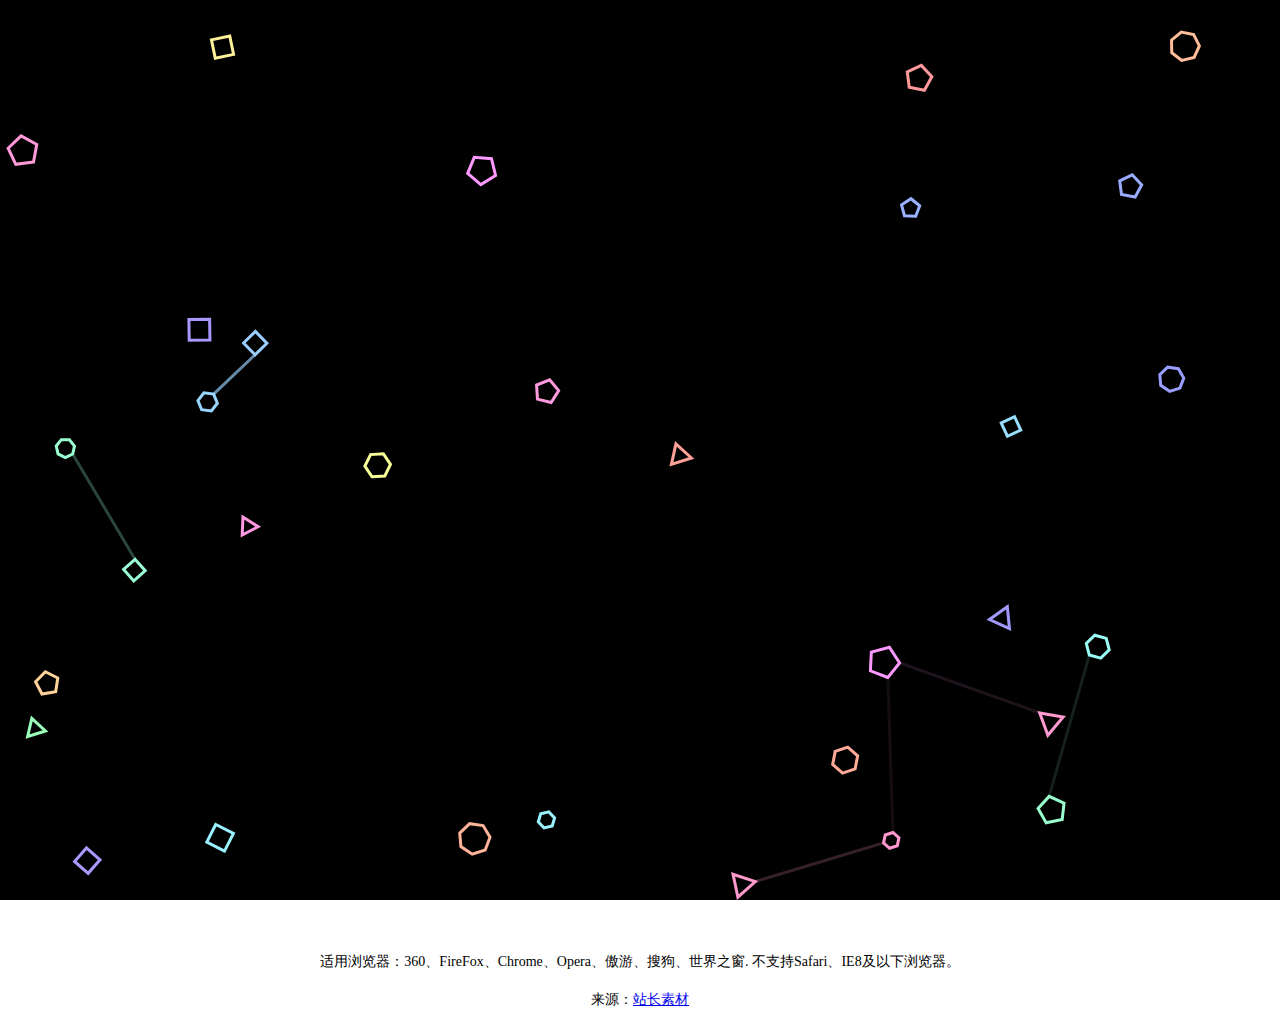
<file: 几何碰撞/index.html>
﻿<!doctype html>
<html>
<head>
<meta charset="utf-8">
<title>HTML5几何图形碰撞磁力动画特效 - 站长素材</title>

<style>
html, body, canvas {
  height: 100%;
}

body {
  margin: 0;
}

canvas {
  display: block;
  width: 100%;
  background: black;
}
</style>

</head>
<body>

<canvas></canvas>

<script>
Object.getOwnPropertyNames(Math).map(function(p) {
  window[p] = Math[p];
});

var rand = function(max, min, is_int) {
  var max = (max - 1 || 0) + 1, 
      min = min || 0, 
      gen = min + (max - min)*random();
  
  return (is_int)?round(gen):gen;
};

var σ = function(c) {
  return (random() < (c || .5))?-1:1;
}

var N_POLY = 32, 
    c = document.querySelector('canvas'), 
    ctx = c.getContext('2d'), 
    w = 150, h = 150, 
    polygons = [], 
    t = 0, r_id = null, 
    rep_pt = {'x': 0, 'y': 0}, 
    cutoff_d = 169;

var Poly = function(n, R, o, φ, hue, v, af, ω) {
  this.n = n || rand(7, 3, 1);
  this.α = 2*PI/this.n;
  this.R = R || rand(16, 8);
  this.o = o || null;
  this.φ = φ || rand(PI/2);
  this.hue = hue || rand(360, 0, 1);
  this.c = 'hsl(' + this.hue + ',100%,80%)';
  this.v = v || null;
  this.af = af || (25 - this.R)/250 - 1;
  this.ω = ω || σ()*rand(2, .25)*PI/180;
  this.vertices = [];
  
  this.init = function() {
    var θ = 0;
    
    if(!this.o) {
      this.o = {
        'x': rand(w - this.R, this.R, 1), 
        'y': rand(h - this.R, this.R, 1)
      };
    }
    
    if(!this.v) {
      this.v = {
        'x': σ()*rand(2, .5), 
        'y': σ()*rand(2, .5)
      };
    }
    
    for(var i = 0; i < this.n; i++) {
      θ = i*this.α + this.φ;
            
      this.vertices.push({
        'x': this.o.x + this.R*cos(θ), 
        'y': this.o.y + this.R*sin(θ)
      });
    }
  };
  
  this.move = function() {
    this.v.x += ~~(2/(this.o.x - rep_pt.x));
    this.v.y += ~~(2/(this.o.y - rep_pt.y));
    
    if(this.v.x > 4) { this.v.x = 4; }
    if(this.v.y > 4) { this.v.y = 4; }
    if(this.v.x < -4) { this.v.x = -4; }
    if(this.v.y < -4) { this.v.y = -4; }
    
    this.o.x += this.v.x;
    this.o.y += this.v.y;
    
    this.φ += this.ω;
    this.hue += σ(.8)*rand(5, 1, 1);
    this.c = 'hsl(' + this.hue + ',100%,80%)';
    
    if(this.o.x < this.R) {
      this.o.x = this.R;
      this.v.x *= this.af;
    }
    if(this.o.x > w - this.R) {
      this.o.x = w - this.R;
      this.v.x *= this.af;
    }
    if(this.o.y < this.R) {
      this.o.y = this.R;
      this.v.y *= this.af;
    }
    if(this.o.y > h - this.R) {
      this.o.y = h - this.R;
      this.v.y *= this.af;
    }
    
    for(var i = 0; i < N_POLY; i++) {
      if(polygons[i] != this) {
        if(abs(this.o.x - polygons[i].o.x) < (this.R + polygons[i].R) && 
           abs(this.o.y - polygons[i].o.y) < (this.R + polygons[i].R)) {
          this.o.x -= this.v.x;
          polygons[i].o.x -= polygons[i].v.x;
          this.v.x *= -1;
          polygons[i].v.x *= -1;
          this.o.y -= this.v.y;
          polygons[i].o.y -= polygons[i].v.y;
          this.v.y *= -1;
          polygons[i].v.y *= -1;
        }
      }
    }
    
    for(var i = 0; i < this.n; i++) {
      θ = i*this.α + this.φ;
            
      this.vertices[i] = {
        'x': this.o.x + this.R*cos(θ), 
        'y': this.o.y + this.R*sin(θ)
      };
    }
  };
  
  this.draw = function(ctxt) {
    ctxt.lineWidth = 3;
    ctxt.strokeStyle = this.c;
    ctxt.beginPath();
    
    for(var i = 0; i < this.n; i++) {
      if(i == 0) {
        ctxt.moveTo(this.vertices[i].x, this.vertices[i].y);
      }
      else {
        ctxt.lineTo(this.vertices[i].x, this.vertices[i].y);
      }
    }
    
    ctxt.closePath();
    ctxt.stroke();
  };
  
  this.connectTo = function(ctxt, poly) {
    var min_d = max(w, h), conn_i, conn_j, 
        curr_d, dx, dy, 
        c0, c1, g, la;
    
    for(var i = 0; i < this.n; i++) {
      for(var j = 0; j < poly.n; j++) {
        dx = this.vertices[i].x - poly.vertices[j].x;
        dy = this.vertices[i].y - poly.vertices[j].y;
        curr_d = sqrt(pow(dx, 2) + pow(dy, 2));
        if(min_d > curr_d) {
          min_d = curr_d;
          conn_i = i;
          conn_j = j;
        }
      }
    }
    
    if(min_d < cutoff_d) {
      la = (1 - min_d/cutoff_d);
      c0 = 'hsla(' + this.hue + ',100%,80%,' + la + ')';
      c1 = 'hsla(' + poly.hue + ',100%,80%,' + la + ')';
      g = ctxt.createLinearGradient(
        this.vertices[conn_i].x, 
        this.vertices[conn_i].y, 
        poly.vertices[conn_j].x, 
        poly.vertices[conn_j].y
      );
      g.addColorStop(0, c0);
      g.addColorStop(1, c1);
      
      ctxt.strokeStyle = g;
      ctxt.beginPath();
      ctxt.moveTo(this.vertices[conn_i].x, 
        this.vertices[conn_i].y);
      ctxt.lineTo(poly.vertices[conn_j].x, 
        poly.vertices[conn_j].y);
      ctxt.closePath();
      ctxt.stroke()
    }
  };
};

var init = function() {
  var s = getComputedStyle(c);
  
  if(r_id) {
    cancelAnimationFrame(r_id);
  }
  
  w = c.width = ~~s.width.split('px')[0];
  h = c.height = ~~s.height.split('px')[0];
  
  rep_pt = {'x': w/2, 'y': h/2};
  
  for(var i = 0; i < N_POLY; i++) {
    polygons.push(new Poly());
    polygons[i].init();
  }
  
  draw();
};

var draw = function() {
  var hue_diff;
  
  ctx.clearRect(0, 0, w, h);
  
  for(var i = 0; i < N_POLY; i++) {
    polygons[i].move();
    polygons[i].draw(ctx);
    
    for(var j = 0; j < i; j++) {
      hue_diff = abs(polygons[i].hue - polygons[j].hue);
      
      if(hue_diff < 32 || hue_diff > 328) {
        polygons[i].connectTo(ctx, polygons[j]);
      }
    }
  }
  
  t++;
  
  r_id = requestAnimationFrame(draw);
};

setTimeout(function() {
  init();
  
  addEventListener('resize', init, false);
  
  c.addEventListener('mousemove', function(e) {
    rep_pt = {'x': e.clientX, 'y': e.clientY}
  }, false);
}, 15);
</script>

<div style="text-align:center;margin:50px 0; font:normal 14px/24px 'MicroSoft YaHei';">
<p>适用浏览器：360、FireFox、Chrome、Opera、傲游、搜狗、世界之窗. 不支持Safari、IE8及以下浏览器。</p>
<p>来源：<a href="http://sc.chinaz.com/" target="_blank">站长素材</a></p>
</div>
</body>
</html>
</file>
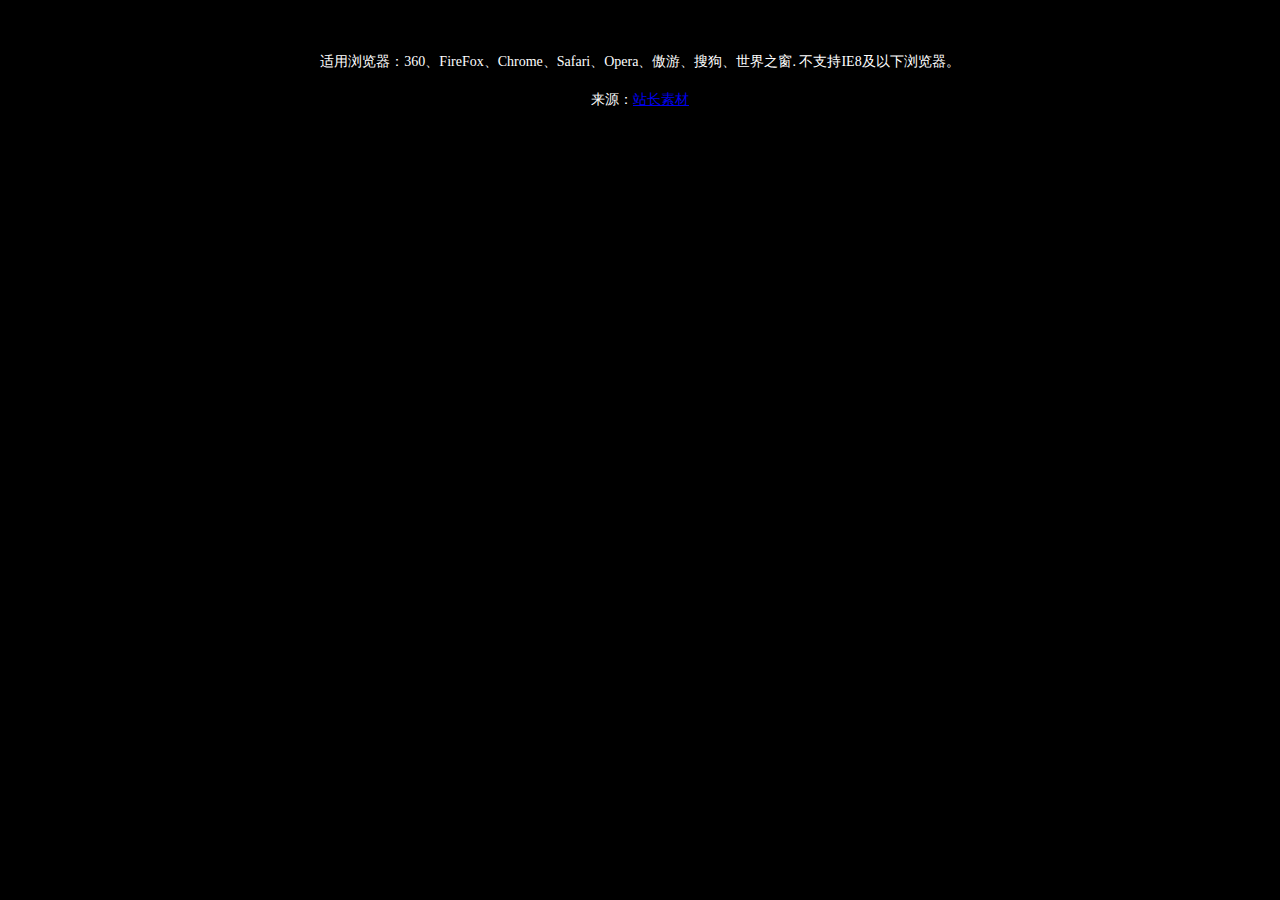
<file: 字母跳动/index.html>
﻿<!doctype html>
<html>
<head>
<meta charset="utf-8">
<title>纯CSS3文字Loading动画特效 - 站长素材</title>

<style>
body {
  background:#000;
}

#load {
  position:absolute;
  width:600px;
  height:36px;
  left:50%;
  top:40%;
  margin-left:-300px;
  overflow:visible;
  -webkit-user-select:none;
  -moz-user-select:none;
  -ms-user-select:none;
  user-select:none;
  cursor:default;
}

#load div {
  position:absolute;
  width:20px;
  height:36px;
  opacity:0;
  font-family:Helvetica, Arial, sans-serif;
  animation:move 2s linear infinite;
  -o-animation:move 2s linear infinite;
  -moz-animation:move 2s linear infinite;
  -webkit-animation:move 2s linear infinite;
  transform:rotate(180deg);
  -o-transform:rotate(180deg);
  -moz-transform:rotate(180deg);
  -webkit-transform:rotate(180deg);
  color:#35C4F0;
}

#load div:nth-child(2) {
  animation-delay:0.2s;
  -o-animation-delay:0.2s;
  -moz-animation-delay:0.2s;
  -webkit-animation-delay:0.2s;
}
#load div:nth-child(3) {
  animation-delay:0.4s;
  -o-animation-delay:0.4s;
  -webkit-animation-delay:0.4s;
  -webkit-animation-delay:0.4s;
}
#load div:nth-child(4) {
  animation-delay:0.6s;
  -o-animation-delay:0.6s;
  -moz-animation-delay:0.6s;
  -webkit-animation-delay:0.6s;
}
#load div:nth-child(5) {
  animation-delay:0.8s;
  -o-animation-delay:0.8s;
  -moz-animation-delay:0.8s;
  -webkit-animation-delay:0.8s;
}
#load div:nth-child(6) {
  animation-delay:1s;
  -o-animation-delay:1s;
  -moz-animation-delay:1s;
  -webkit-animation-delay:1s;
}
#load div:nth-child(7) {
  animation-delay:1.2s;
  -o-animation-delay:1.2s;
  -moz-animation-delay:1.2s;
  -webkit-animation-delay:1.2s;
}

@keyframes move {
  0% {
    left:0;
    opacity:0;
  }
	35% {
		left: 41%; 
		-moz-transform:rotate(0deg);
		-webkit-transform:rotate(0deg);
		-o-transform:rotate(0deg);
		transform:rotate(0deg);
		opacity:1;
	}
	65% {
		left:59%; 
		-moz-transform:rotate(0deg); 
		-webkit-transform:rotate(0deg); 
		-o-transform:rotate(0deg);
		transform:rotate(0deg); 
		opacity:1;
	}
	100% {
		left:100%; 
		-moz-transform:rotate(-180deg); 
		-webkit-transform:rotate(-180deg); 
		-o-transform:rotate(-180deg); 
		transform:rotate(-180deg);
		opacity:0;
	}
}

@-moz-keyframes move {
	0% {
		left:0; 
		opacity:0;
	}
	35% {
		left:41%; 
		-moz-transform:rotate(0deg); 
		transform:rotate(0deg);
		opacity:1;
	}
	65% {
		left:59%; 
		-moz-transform:rotate(0deg); 
		transform:rotate(0deg);
		opacity:1;
	}
	100% {
		left:100%; 
		-moz-transform:rotate(-180deg); 
		transform:rotate(-180deg);
		opacity:0;
	}
}

@-webkit-keyframes move {
	0% {
		left:0; 
		opacity:0;
	}
	35% {
		left:41%; 
		-webkit-transform:rotate(0deg); 
		transform:rotate(0deg); 
		opacity:1;
	}
	65% {
		left:59%; 
		-webkit-transform:rotate(0deg); 
		transform:rotate(0deg); 
		opacity:1;
	}
	100% {
		left:100%;
		-webkit-transform:rotate(-180deg); 
		transform:rotate(-180deg); 
		opacity:0;
	}
}

@-o-keyframes move {
	0% {
		left:0; 
		opacity:0;
	}
	35% {
		left:41%; 
		-o-transform:rotate(0deg); 
		transform:rotate(0deg); 
		opacity:1;
	}
	65% {
		left:59%; 
		-o-transform:rotate(0deg); 
		transform:rotate(0deg); 
		opacity:1;
	}
	100% {
		left:100%; 
		-o-transform:rotate(-180deg); 
		transform:rotate(-180deg); 
		opacity:0;
	}
}
</style>

</head>
<body>

<div id="load">
  <div>G</div>
  <div>N</div>
  <div>I</div>
  <div>D</div>
  <div>A</div>
  <div>O</div>
  <div>L</div>
</div>

<div style="text-align:center;margin:50px 0; font:normal 14px/24px 'MicroSoft YaHei';color:#ffffff">
<p>适用浏览器：360、FireFox、Chrome、Safari、Opera、傲游、搜狗、世界之窗. 不支持IE8及以下浏览器。</p>
<p>来源：<a href="http://sc.chinaz.com/" target="_blank">站长素材</a></p>
</div>
</body>
</html>
</file>
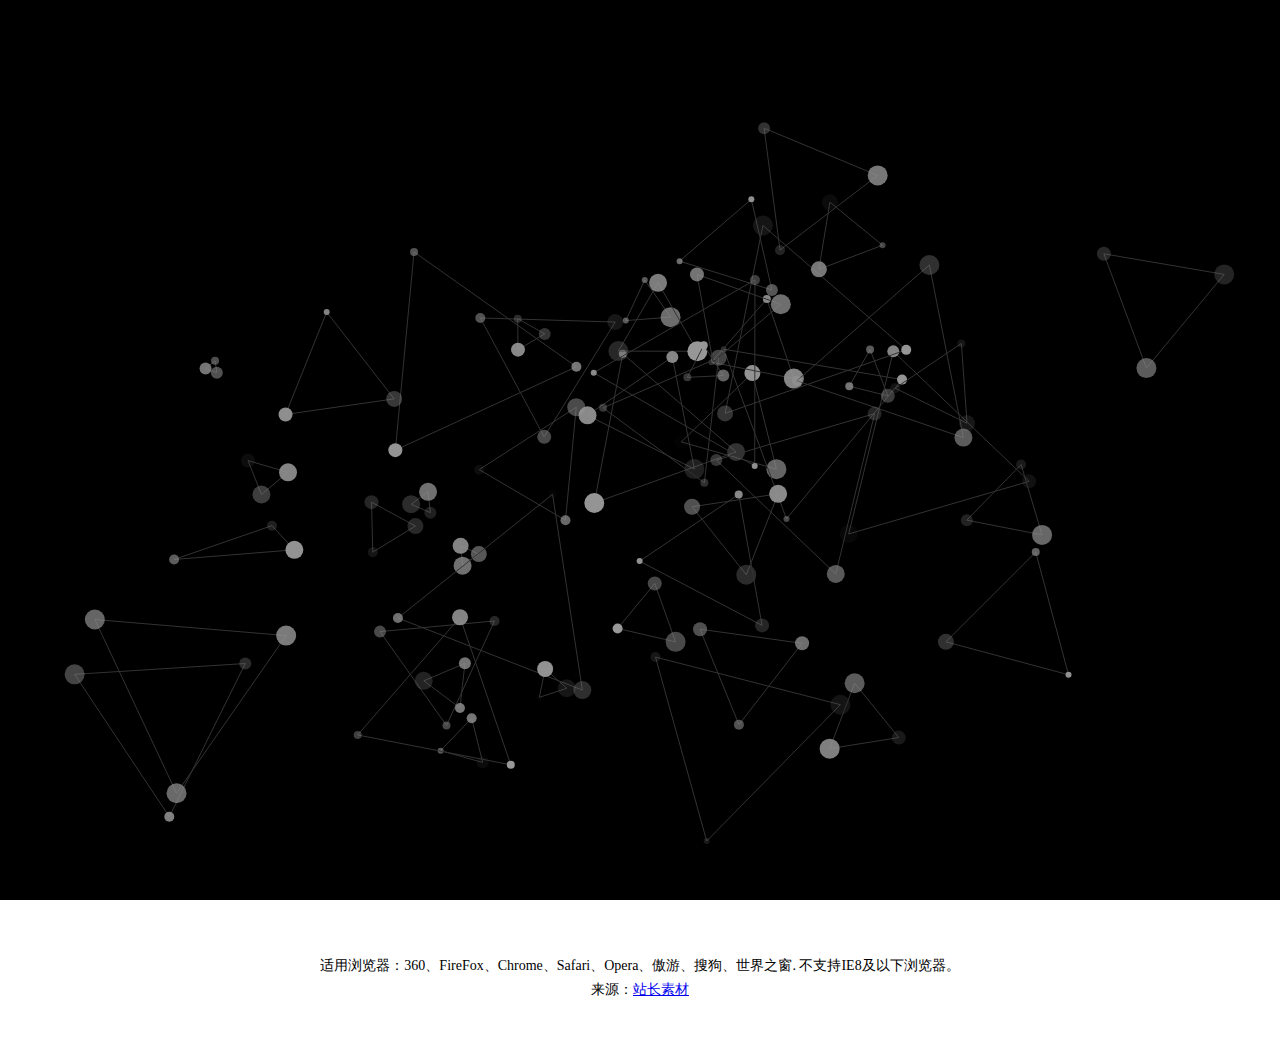
<file: 弹簧碰撞/index.html>
﻿<!DOCTYPE html>
<html lang="en" >

<head>
<meta charset="UTF-8">
<title>HTML5 Canvas弹簧式动画特效 - 站长素材</title>

<link rel="stylesheet" href="css/style.css">

</head>
<body>

<script src="js/underscore-min.js"></script>

<canvas id="canvas"></canvas>

<script src='js/createjs-2015.11.26.min.js'></script>
<script src='js/jquery.min.js'></script>

<script  src="js/index.js"></script>

<div style="text-align:center;margin:50px 0; font:normal 14px/24px 'MicroSoft YaHei';">
<p>适用浏览器：360、FireFox、Chrome、Safari、Opera、傲游、搜狗、世界之窗. 不支持IE8及以下浏览器。</p>
<p>来源：<a href="http://sc.chinaz.com/" target="_blank">站长素材</a></p>
</div>
</body>
</html>
</file>
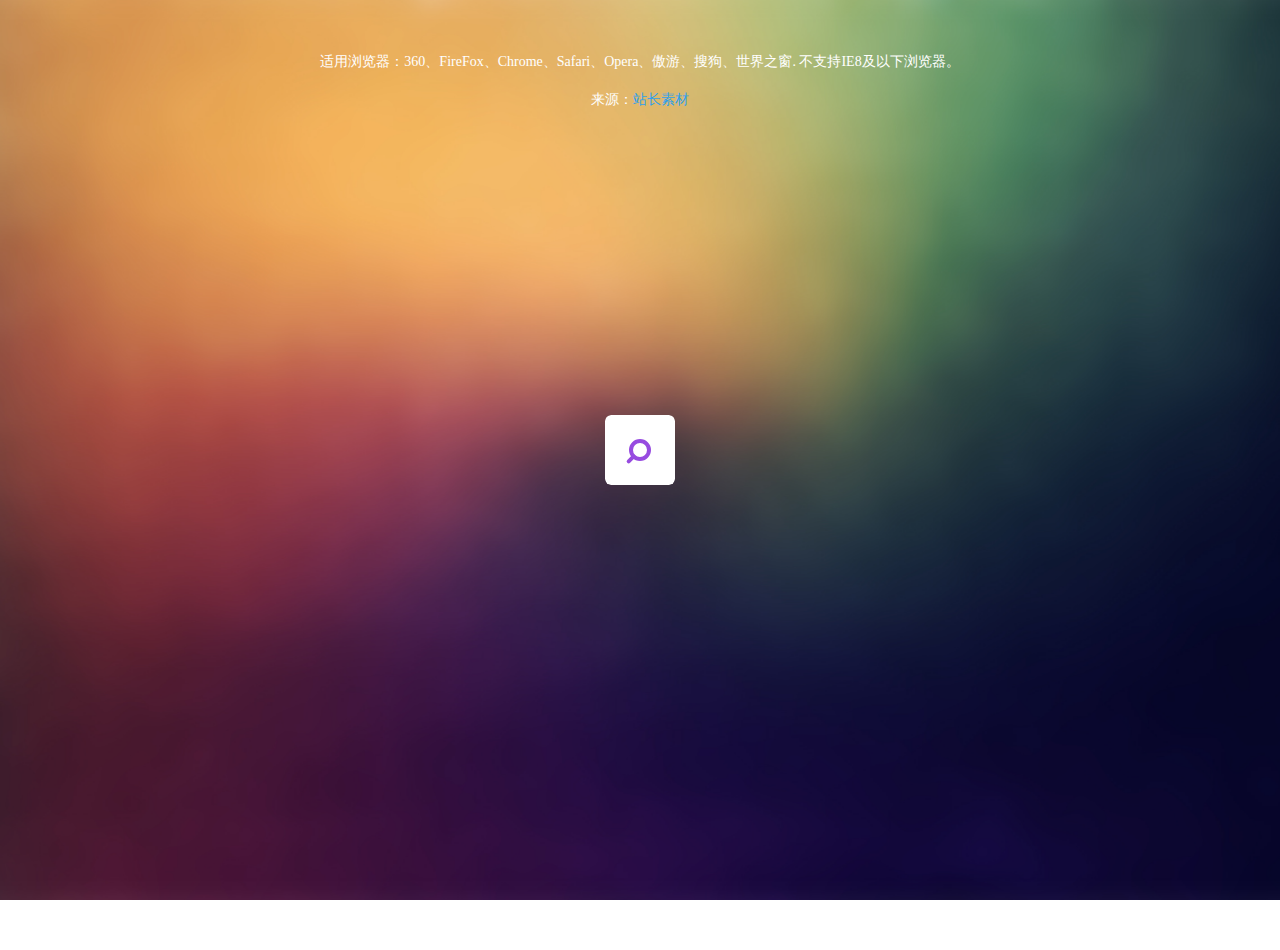
<file: 搜索框特效/index.html>
<!doctype html>
<html lang="zh">
<head>
<meta charset="UTF-8">
<meta http-equiv="X-UA-Compatible" content="IE=edge,chrome=1"> 
<meta name="viewport" content="width=device-width, initial-scale=1.0, maximum-scale=1.0, user-scalable=no" />
<title>jQuery+CSS3创意搜索框特效 - 站长素材</title>
<link rel="stylesheet" type="text/css" href="css/default.css">
<link rel="stylesheet" type="text/css" href="css/search-form.css">
</head>
<body>
	<form onsubmit="submitFn(this, event);">
		<div class="search-wrapper">
			<div class="input-holder">
				<input type="text" class="search-input" placeholder="Type to search" />
				<button class="search-icon" onclick="searchToggle(this, event);"><span></span></button>
			</div>
			<span class="close" onclick="searchToggle(this, event);"></span>
			<div class="result-container">

			</div>
		</div>
	</form>

<script src="js/jquery-1.11.0.min.js" type="text/javascript"></script>
<script type="text/javascript">
	function searchToggle(obj, evt){
		var container = $(obj).closest('.search-wrapper');

		if(!container.hasClass('active')){
			  container.addClass('active');
			  evt.preventDefault();
		}
		else if(container.hasClass('active') && $(obj).closest('.input-holder').length == 0){
			  container.removeClass('active');
			  // clear input
			  container.find('.search-input').val('');
			  // clear and hide result container when we press close
			  container.find('.result-container').fadeOut(100, function(){$(this).empty();});
		}
	}

	function submitFn(obj, evt){
		value = $(obj).find('.search-input').val().trim();

		_html = "Yup yup! Your search text sounds like this: ";
		if(!value.length){
			_html = "Yup yup! Add some text friend :D";
		}
		else{
			_html += "<b>" + value + "</b>";
		}

		$(obj).find('.result-container').html('<span>' + _html + '</span>');
		$(obj).find('.result-container').fadeIn(100);

		evt.preventDefault();
	}
</script>

<div style="text-align:center;margin:50px 0; font:normal 14px/24px 'MicroSoft YaHei';">
<p>适用浏览器：360、FireFox、Chrome、Safari、Opera、傲游、搜狗、世界之窗. 不支持IE8及以下浏览器。</p>
<p>来源：<a href="http://sc.chinaz.com/" target="_blank">站长素材</a></p>
</div>
</body>
</html>
</file>
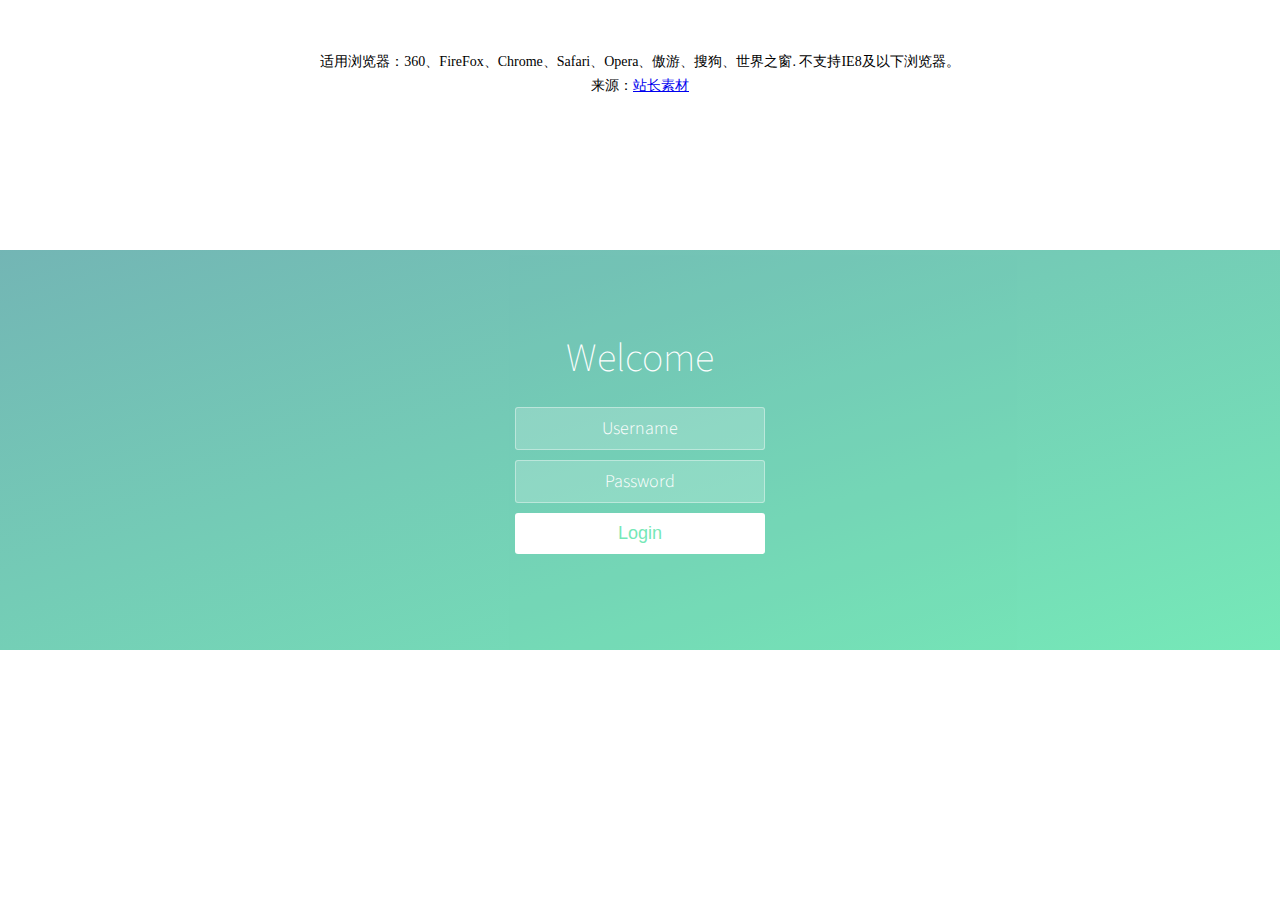
<file: 方块上浮登录框/index.html>
<!doctype html>
<html lang="zh">
<head>
<meta charset="UTF-8">
<meta http-equiv="X-UA-Compatible" content="IE=edge,chrome=1"> 
<meta name="viewport" content="width=device-width, initial-scale=1.0">
<title>CSS3动态背景登录框代码 - 站长素材</title>
<link rel="stylesheet" type="text/css" href="css/styles.css">
</head>
<body>
<div class="htmleaf-container">
	<div class="wrapper">
		<div class="container">
			<h1>Welcome</h1>
			
			<form class="form">
				<input type="text" placeholder="Username">
				<input type="password" placeholder="Password">
				<button type="submit" id="login-button">Login</button>
			</form>
		</div>
		
		<ul class="bg-bubbles">
			<li></li>
			<li></li>
			<li></li>
			<li></li>
			<li></li>
			<li></li>
			<li></li>
			<li></li>
			<li></li>
			<li></li>
		</ul>
	</div>
</div>

<script src="js/jquery-2.1.1.min.js" type="text/javascript"></script>
<script>
$('#login-button').click(function (event) {
	event.preventDefault();
	$('form').fadeOut(500);
	$('.wrapper').addClass('form-success');
});
</script>

<div style="text-align:center;margin:50px 0; font:normal 14px/24px 'MicroSoft YaHei';color:#000000">
<p>适用浏览器：360、FireFox、Chrome、Safari、Opera、傲游、搜狗、世界之窗. 不支持IE8及以下浏览器。</p>
<p>来源：<a href="http://sc.chinaz.com/" target="_blank">站长素材</a></p>
</div>
</body>
</html>
</file>
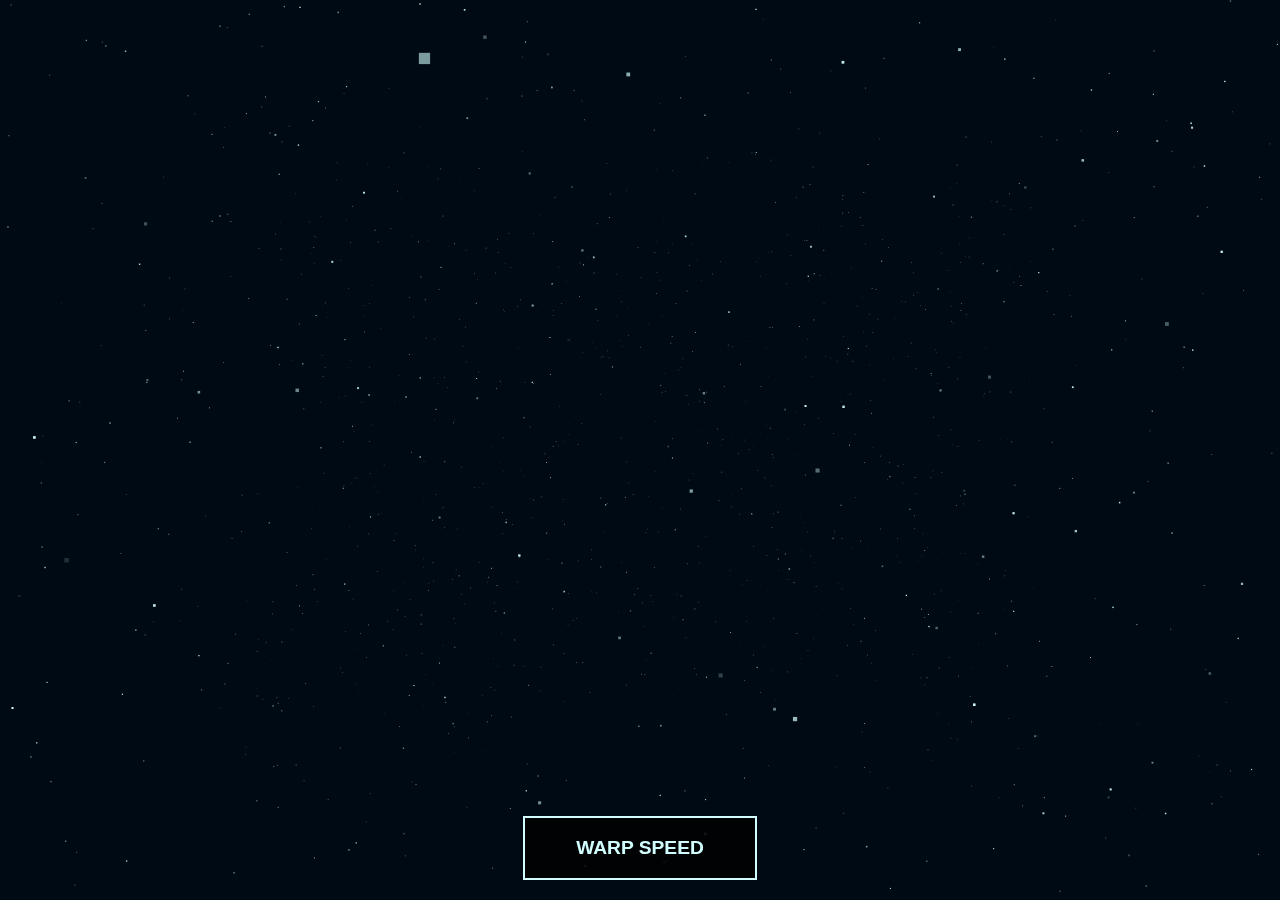
<file: 星空/index.html>
﻿<!doctype html>
<html>
<head>
<meta charset="utf-8">
<title>HTML5全屏星空背景动画特效 - 站长素材</title>

<style>
html,
body {
  height: 100%;
  max-width: 100%;
  margin: 0;
  overflow: hidden;
  font-family: sans-serif
}

#space {
  width: 100%
}

#warp {
  position: absolute;
  z-index: 9;
  bottom: 0;
  left: 0;
  right: 0;
  margin: 20px auto;
  color: rgba(209, 255, 255, 1);
  border: 2px solid;
  padding: 1em;
  width: 10em;
  text-align: center;
  font-weight: 700;
  font-size: 1.2em;
  display: inline-block;
  text-decoration: none;
  background: rgba(0, 0, 0, 0.8)
}
</style>

</head>
<body>

<canvas id="space"></canvas>

<a href="#" id="warp">WARP SPEED</a>

<script>
//based on an Example by @curran
window.requestAnimFrame = (function(){   return  window.requestAnimationFrame})();
var canvas = document.getElementById("space");
var c = canvas.getContext("2d");

var numStars = 1900;
var radius = '0.'+Math.floor(Math.random() * 9) + 1  ;
var focalLength = canvas.width *2;
var warp = 0;
var centerX, centerY;

var stars = [], star;
var i;

var animate = true;

initializeStars();

function executeFrame(){
  
  if(animate)
    requestAnimFrame(executeFrame);
  moveStars();
  drawStars();
}

function initializeStars(){
  centerX = canvas.width / 2;
  centerY = canvas.height / 2;
  
  stars = [];
  for(i = 0; i < numStars; i++){
    star = {
      x: Math.random() * canvas.width,
      y: Math.random() * canvas.height,
      z: Math.random() * canvas.width,
      o: '0.'+Math.floor(Math.random() * 99) + 1
    };
    stars.push(star);
  }
}

function moveStars(){
  for(i = 0; i < numStars; i++){
    star = stars[i];
    star.z--;
    
    if(star.z <= 0){
      star.z = canvas.width;
    }
  }
}

function drawStars(){
  var pixelX, pixelY, pixelRadius;
  
  // Resize to the screen
  if(canvas.width != window.innerWidth || canvas.width != window.innerWidth){
    canvas.width = window.innerWidth;
    canvas.height = window.innerHeight;
    initializeStars();
  }
  if(warp==0)
  {c.fillStyle = "rgba(0,10,20,1)";
  c.fillRect(0,0, canvas.width, canvas.height);}
  c.fillStyle = "rgba(209, 255, 255, "+radius+")";
  for(i = 0; i < numStars; i++){
    star = stars[i];
    
    pixelX = (star.x - centerX) * (focalLength / star.z);
    pixelX += centerX;
    pixelY = (star.y - centerY) * (focalLength / star.z);
    pixelY += centerY;
    pixelRadius = 1 * (focalLength / star.z);
    
    c.fillRect(pixelX, pixelY, pixelRadius, pixelRadius);
    c.fillStyle = "rgba(209, 255, 255, "+star.o+")";
    //c.fill();
  }
}

document.getElementById('warp').addEventListener("click",function(e){
  window.c.beginPath();
  window.c.clearRect(0, 0, window.canvas.width, window.canvas.height);
  window.warp = warp ? 0 : 1;
  executeFrame();
});

executeFrame();

</script>

</body>
</html>
</file>
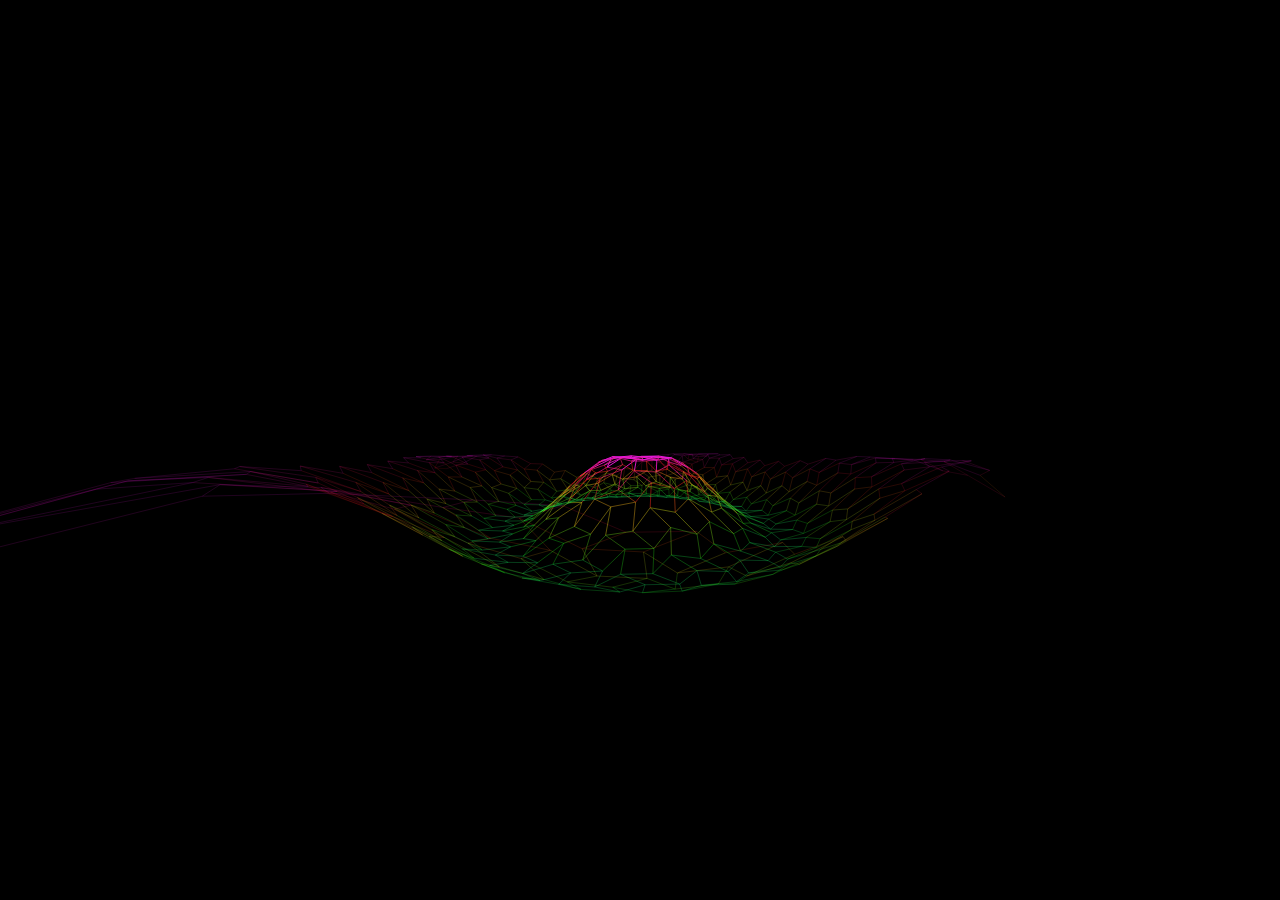
<file: 波浪/index.html>
﻿<!doctype html>
<html>
<head>
<meta charset="utf-8">
<title>HTML5 Canvas波浪动画特效 - 站长素材</title>

<style>
canvas {
	position: absolute;
	top: 0;
	left: 0;
}
</style>

</head>
<body>

<canvas id=c></canvas>

<script>
var w = c.width = window.innerWidth,
		h = c.height = window.innerHeight,
		ctx = c.getContext( '2d' ),
		
		opts = {
			dist: 15, //units
			sideLen: 25, //points
			waveIncrement: .02,
			distanceWaveFactor: 50,
			colorIncrement: 1,
			colorMultiplier: 100,
			
			baseY: 60,
			addedY: 50,
			depth: 400,
			maxDepth: 700,
			
			rotYVel: .01,
			
			focalLength: 250,
			vanishPoint: {
				x: w / 2,
				y: h / 2
			}
		},
		calc = {
			
			difX: Math.sqrt( 3 ) * opts.dist, // height of a equilateral triangle
			difZ: opts.dist * 3 / 2, // side of a triangle ( because it goes down to a vertex ) then half a side of the triangle in the hex below: s + s/2 = s*3/2
			translate: {
				x: -Math.sqrt( 3 ) * opts.dist * opts.sideLen / 2,
				z: -opts.dist * 3 / 2 * opts.sideLen / 2,
				y: opts.baseY
			},
			rotY: {}
		},
		
		rotY = 0,
		points = [],
		tick = 0,
		waveTick = 0,
		colorTick = 0;

function setup(){
	
	// put hexagon points in the array
	for( var i = 0; i < opts.sideLen; ++i ){
		var shiftZ = ( ( i + 1 ) % 2 ) / 2;
		
		for( var j = 0; j < opts.sideLen; ++j ){
			
			var shiftX = ( j % 2 ) / 2;
			points.push( new Point( 
				( j + shiftZ ) * calc.difX + calc.translate.x,
				calc.translate.y,
				( i + shiftX ) * calc.difZ + calc.translate.z ) );
			
			// connect
			if( points[ i * opts.sideLen + j - 1 ] && j > 0 )
				points[ points.length - 1 ].link( points[ i * opts.sideLen + j - 1 ] );
			
			if( points[ ( i - 1 ) * opts.sideLen + j ] )
				points[ points.length - 1 ].link( points[ ( i - 1 ) * opts.sideLen + j ] );
		}
	}
}

function Point( x, y, z ){
	
	this.x = x;
	this.y = y;
	this.z = z;
	
	this.screen = {
		x: 0,
		y: 0
	};
	
	this.distFromCenter = Math.sqrt( x*x + z*z ) / opts.distanceWaveFactor;
	
	this.links = [];
}
Point.prototype.link = function( point ){
	this.links.push( point );
}
Point.prototype.step = function(){
	
	var wave = -Math.sin( waveTick + this.distFromCenter ),
			x = this.x,
			y = this.y + opts.addedY * wave,
			z = this.z;
	
	// apply rotation around Y axis
	var x1 = x;
	x = x * calc.rotY.cos - z * calc.rotY.sin;
	z = z * calc.rotY.cos + x1 * calc.rotY.sin;
	
	// push back
	z += opts.depth;
	
	if( z < 0 ) 
		return false;
	
	// calculate screen position
	var scale = opts.focalLength / z;
	this.screen.x = opts.vanishPoint.x + scale * x;
	this.screen.y = opts.vanishPoint.y + scale * y;
	
	ctx.strokeStyle = 'hsla( hue, 80%, 50%, alp )'
		.replace( 'hue', colorTick + wave * opts.colorMultiplier )
		.replace( 'alp', 1 / this.distFromCenter );
	
	ctx.beginPath();
	for( var i = 0; i < this.links.length; ++i ){
		ctx.moveTo( this.screen.x, this.screen.y );
		ctx.lineTo( this.links[ i ].screen.x, this.links[ i ].screen.y );
	}
	ctx.stroke();
}
function anim(){
	
	window.requestAnimationFrame( anim );
	
	++tick;
	colorTick += opts.colorIncrement;
	waveTick += opts.waveIncrement;
	
	ctx.fillStyle = 'black';
	ctx.fillRect( 0, 0, w, h );
	
	rotY += opts.rotYVel;
	calc.rotY.cos = Math.cos( rotY );
	calc.rotY.sin = Math.sin( rotY );
	
	points.map( function( point ){ point.step(); } );
}
setup();
anim();

window.addEventListener( 'resize', function(){
	
	w = c.width = window.innerWidth;
	h = c.height = window.innerHeight;
	
	opts.vanishPoint.x = w / 2;
	opts.vanishPoint.y = h / 2;
})
</script>

</body>
</html>
</file>
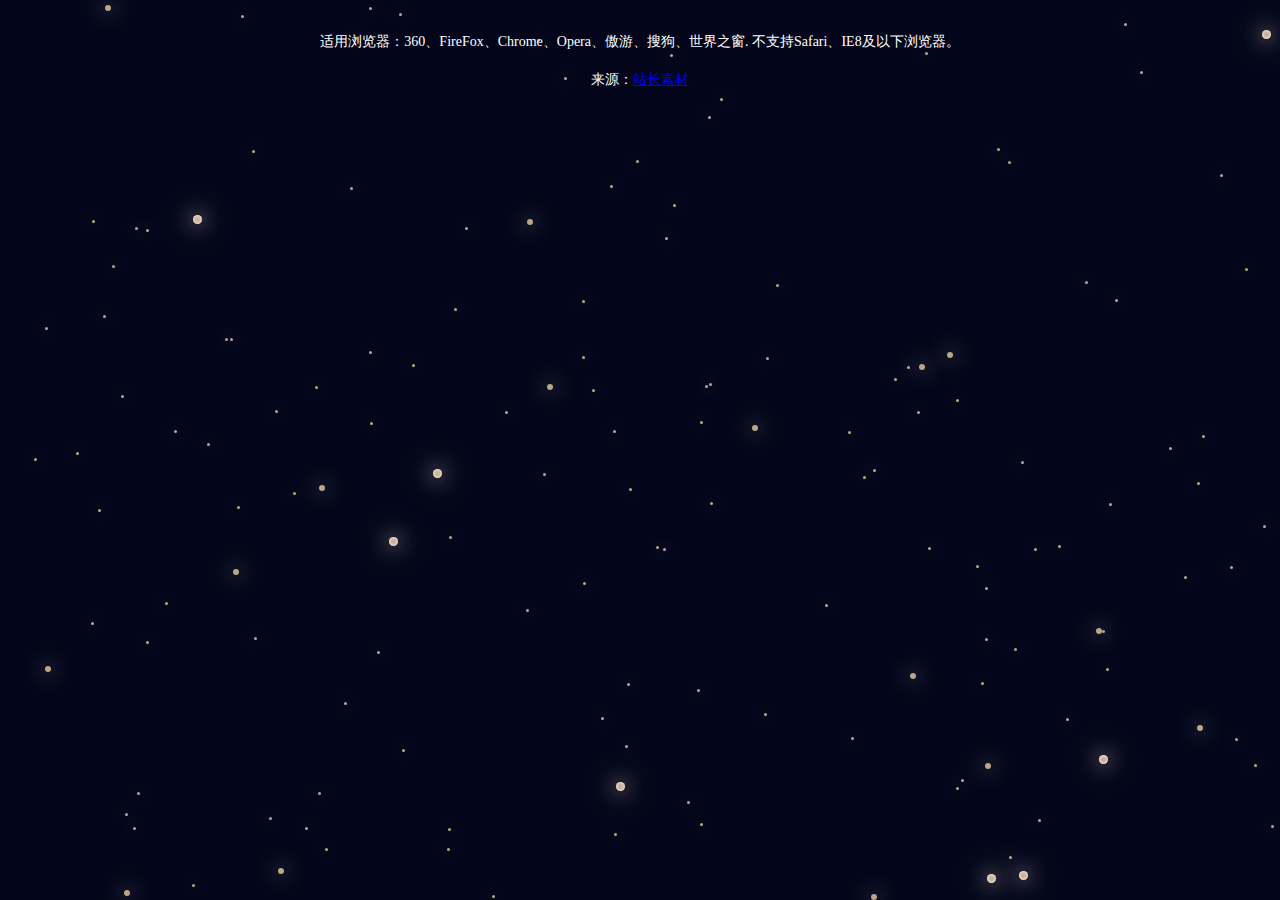
<file: 流星/index.html>
﻿<!DOCTYPE html>
<html lang="en" >
<head>
<meta charset="UTF-8">
<title>HTML5流星划过背景动画特效 - 站长素材</title>

<link rel="stylesheet" href="css/style.css">

</head>
<body>

<div class="star comet"></div>

<script  src="js/index.js"></script>
<div style="text-align:center;margin:30px 0; font:normal 14px/24px 'MicroSoft YaHei';color:#ffffff">
<p>适用浏览器：360、FireFox、Chrome、Opera、傲游、搜狗、世界之窗. 不支持Safari、IE8及以下浏览器。</p>
<p>来源：<a href="http://sc.chinaz.com/" target="_blank">站长素材</a></p>
</div>
</body>
</html>
</file>
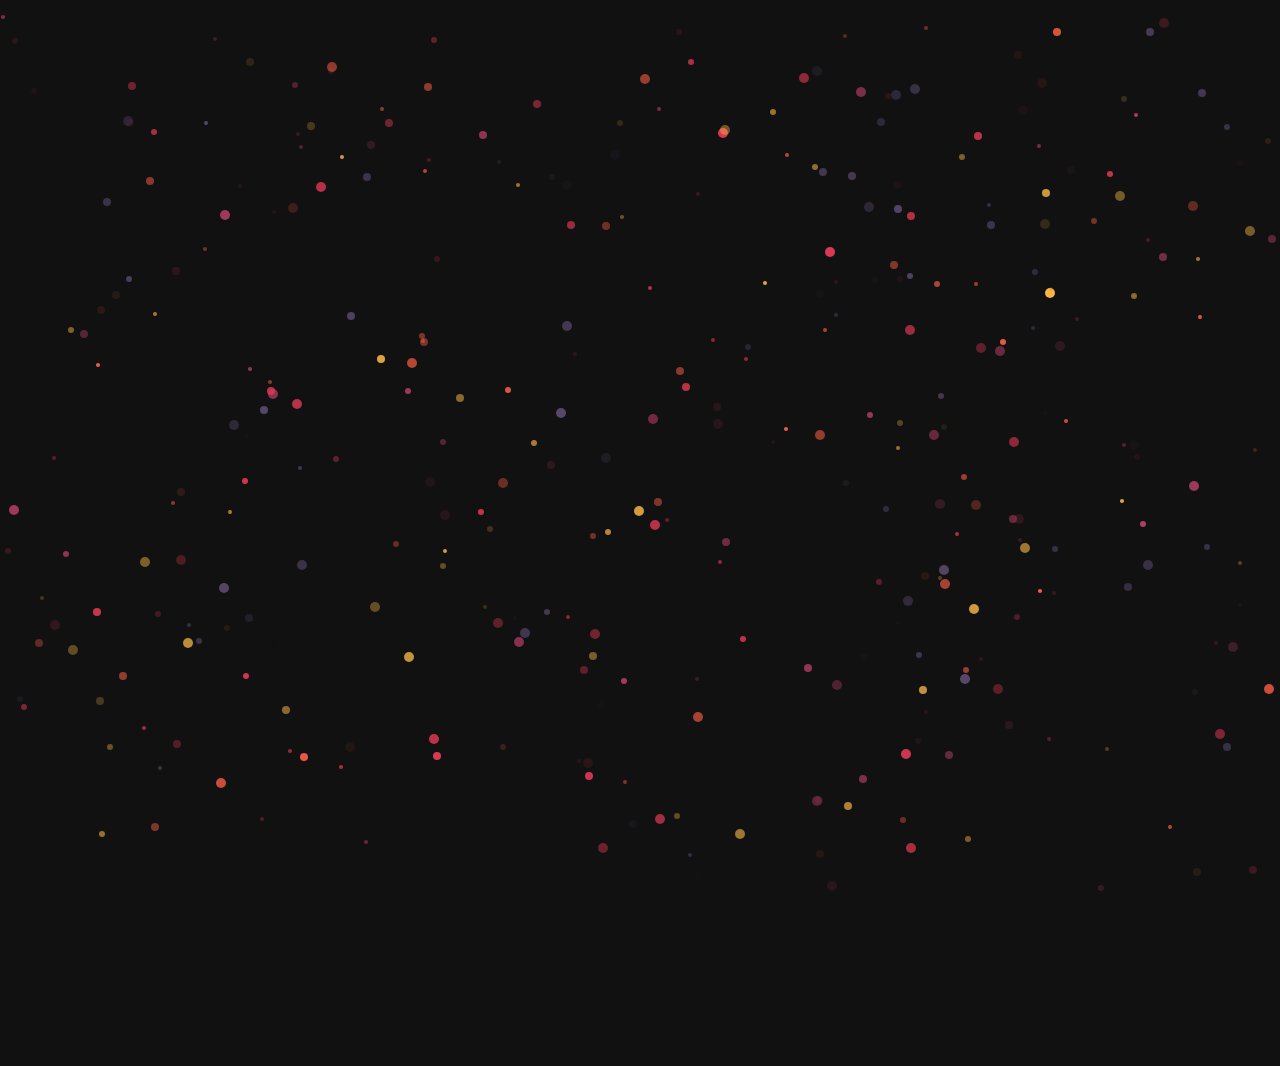
<file: 纸屑飘落/index.html>
﻿<!doctype html>
<html>
<head>
<meta charset="utf-8">
<title>html5彩色的纸屑飘落动画特效 - 站长素材</title>

<style>
html, body {
  margin: 0;
  padding: 0;
  width: 100%;
  height: 100%;
  overflow: hidden;
  background: #111;
}
</style>

</head>
<body>

<canvas id="world"></canvas>

<script>
(function() {
  var COLORS, Confetti, NUM_CONFETTI, PI_2, canvas, confetti, context, drawCircle, i, range, resizeWindow, xpos;

  NUM_CONFETTI = 350;

  COLORS = [[85, 71, 106], [174, 61, 99], [219, 56, 83], [244, 92, 68], [248, 182, 70]];

  PI_2 = 2 * Math.PI;

  canvas = document.getElementById("world");

  context = canvas.getContext("2d");

  window.w = 0;

  window.h = 0;

  resizeWindow = function() {
    window.w = canvas.width = window.innerWidth;
    return window.h = canvas.height = window.innerHeight;
  };

  window.addEventListener('resize', resizeWindow, false);

  window.onload = function() {
    return setTimeout(resizeWindow, 0);
  };

  range = function(a, b) {
    return (b - a) * Math.random() + a;
  };

  drawCircle = function(x, y, r, style) {
    context.beginPath();
    context.arc(x, y, r, 0, PI_2, false);
    context.fillStyle = style;
    return context.fill();
  };

  xpos = 0.5;

  document.onmousemove = function(e) {
    return xpos = e.pageX / w;
  };

  window.requestAnimationFrame = (function() {
    return window.requestAnimationFrame || window.webkitRequestAnimationFrame || window.mozRequestAnimationFrame || window.oRequestAnimationFrame || window.msRequestAnimationFrame || function(callback) {
      return window.setTimeout(callback, 1000 / 60);
    };
  })();

  Confetti = class Confetti {
    constructor() {
      this.style = COLORS[~~range(0, 5)];
      this.rgb = `rgba(${this.style[0]},${this.style[1]},${this.style[2]}`;
      this.r = ~~range(2, 6);
      this.r2 = 2 * this.r;
      this.replace();
    }

    replace() {
      this.opacity = 0;
      this.dop = 0.03 * range(1, 4);
      this.x = range(-this.r2, w - this.r2);
      this.y = range(-20, h - this.r2);
      this.xmax = w - this.r;
      this.ymax = h - this.r;
      this.vx = range(0, 2) + 8 * xpos - 5;
      return this.vy = 0.7 * this.r + range(-1, 1);
    }

    draw() {
      var ref;
      this.x += this.vx;
      this.y += this.vy;
      this.opacity += this.dop;
      if (this.opacity > 1) {
        this.opacity = 1;
        this.dop *= -1;
      }
      if (this.opacity < 0 || this.y > this.ymax) {
        this.replace();
      }
      if (!((0 < (ref = this.x) && ref < this.xmax))) {
        this.x = (this.x + this.xmax) % this.xmax;
      }
      return drawCircle(~~this.x, ~~this.y, this.r, `${this.rgb},${this.opacity})`);
    }

  };

  confetti = (function() {
    var j, ref, results;
    results = [];
    for (i = j = 1, ref = NUM_CONFETTI; (1 <= ref ? j <= ref : j >= ref); i = 1 <= ref ? ++j : --j) {
      results.push(new Confetti);
    }
    return results;
  })();

  window.step = function() {
    var c, j, len, results;
    requestAnimationFrame(step);
    context.clearRect(0, 0, w, h);
    results = [];
    for (j = 0, len = confetti.length; j < len; j++) {
      c = confetti[j];
      results.push(c.draw());
    }
    return results;
  };

  step();

}).call(this);
</script>

<div style="text-align:center;margin:50px 0; font:normal 14px/24px 'MicroSoft YaHei';">
<p>适用浏览器：360、FireFox、Chrome、Opera、傲游、搜狗、世界之窗. 不支持Safari、IE8及以下浏览器。</p>
<p>来源：<a href="http://sc.chinaz.com/" target="_blank">站长素材</a></p>
</div>
</body>
</html>
</file>
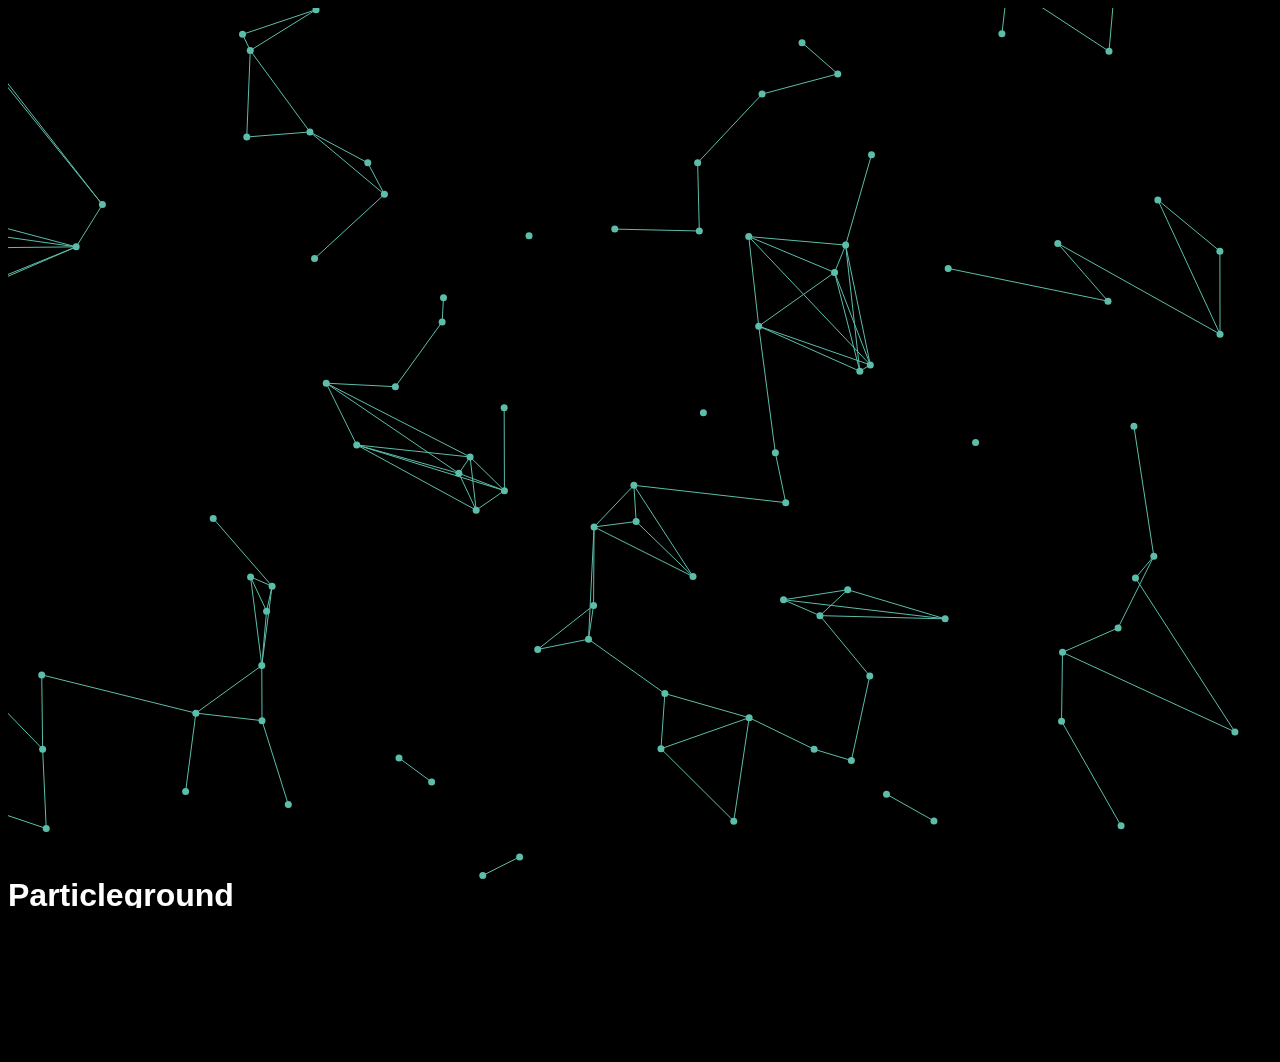
<file: 自适应手机粒子特效/index.html>
<!doctype html> 
<html lang="en" class="no-js"> 
<head> 
  <meta charset="gb2312" /> 
  <title>jQuery���Ӷ�̬������Ч - վ���ز�</title> 
  <meta name="viewport" content="width=device-width, initial-scale=1.0">
  <link rel="stylesheet" href="css/style.css" />
  <script type='text/javascript' src='js/jquery-1.11.1.min.js'></script>
  <script type='text/javascript' src='js/jquery.particleground.min.js'></script>
  <script type='text/javascript' src='js/demo.js'></script>
</head> 

<body>

<div id="particles">
	<div class="intro">
		<h1>Particleground</h1>
		<p>A jQuery plugin for snazzy background particle systems</p>
		<a href="http://sc.chinaz.com/jiaoben/" class="btn">վ���ز�</a>
	</div>
</div>
<div style="text-align:center;margin:50px 0; font:normal 14px/24px 'MicroSoft YaHei';">
<p>�����������IE8��360��FireFox��Chrome��Safari��Opera�����Ρ��ѹ�������֮��. </p>
<p>��Դ��<a href="http://sc.chinaz.com/" target="_blank">վ���ز�</a></p>
</div>
</body> 
</html>
</file>
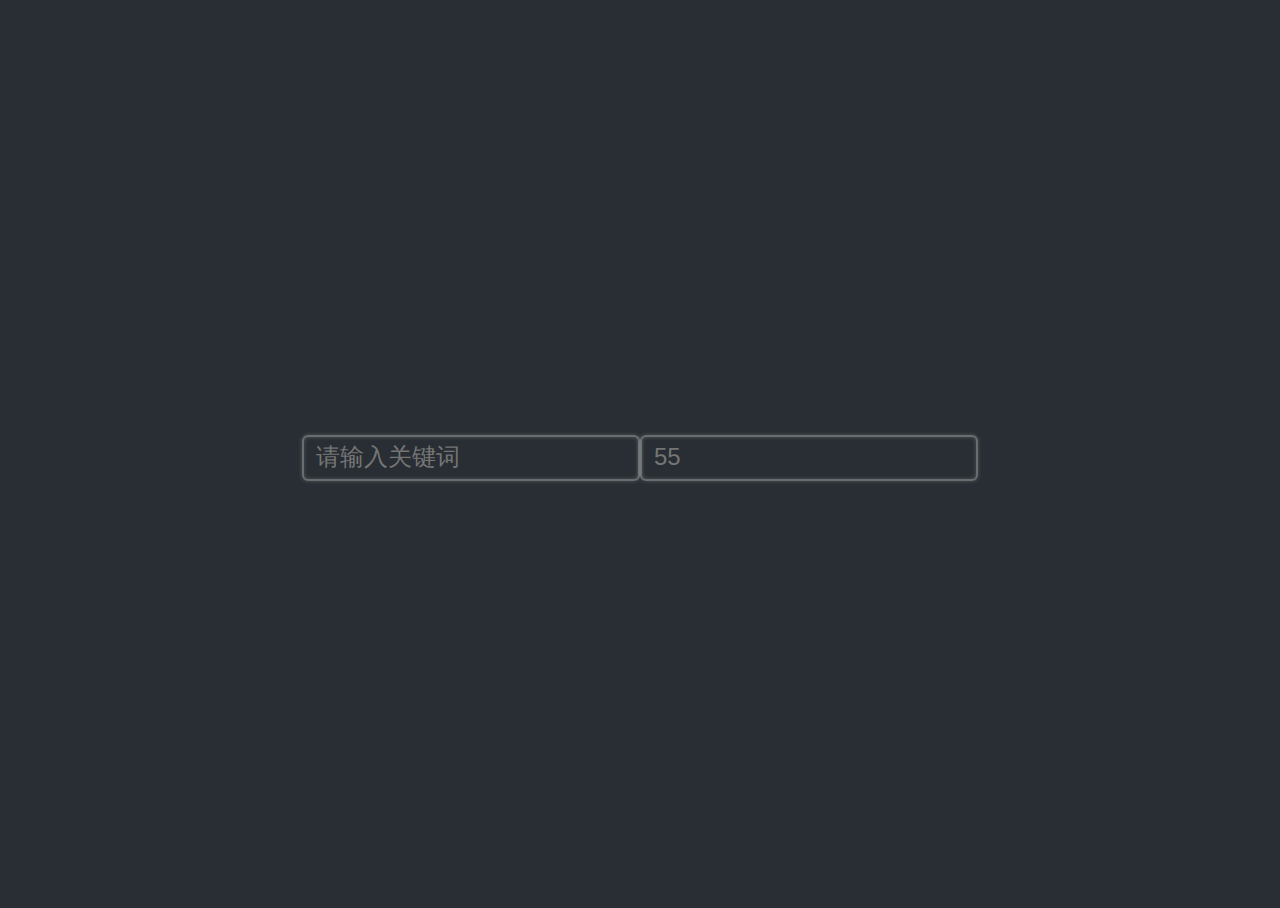
<file: 输入框特效/index.html>
﻿<!doctype html>
<html lang="en">
<head>
<meta charset="UTF-8">
<title>HTML5 Canvas文本输入框动画特效 - 站长素材</title>

<link rel="stylesheet" type="text/css" href="css/style.css">

</head>
<body>

<input type="text" placeholder="请输入关键词">
<input type="text" placeholder="55">

<script type="text/javascript" src="js/index.js"></script>

</body>
</html>
</file>
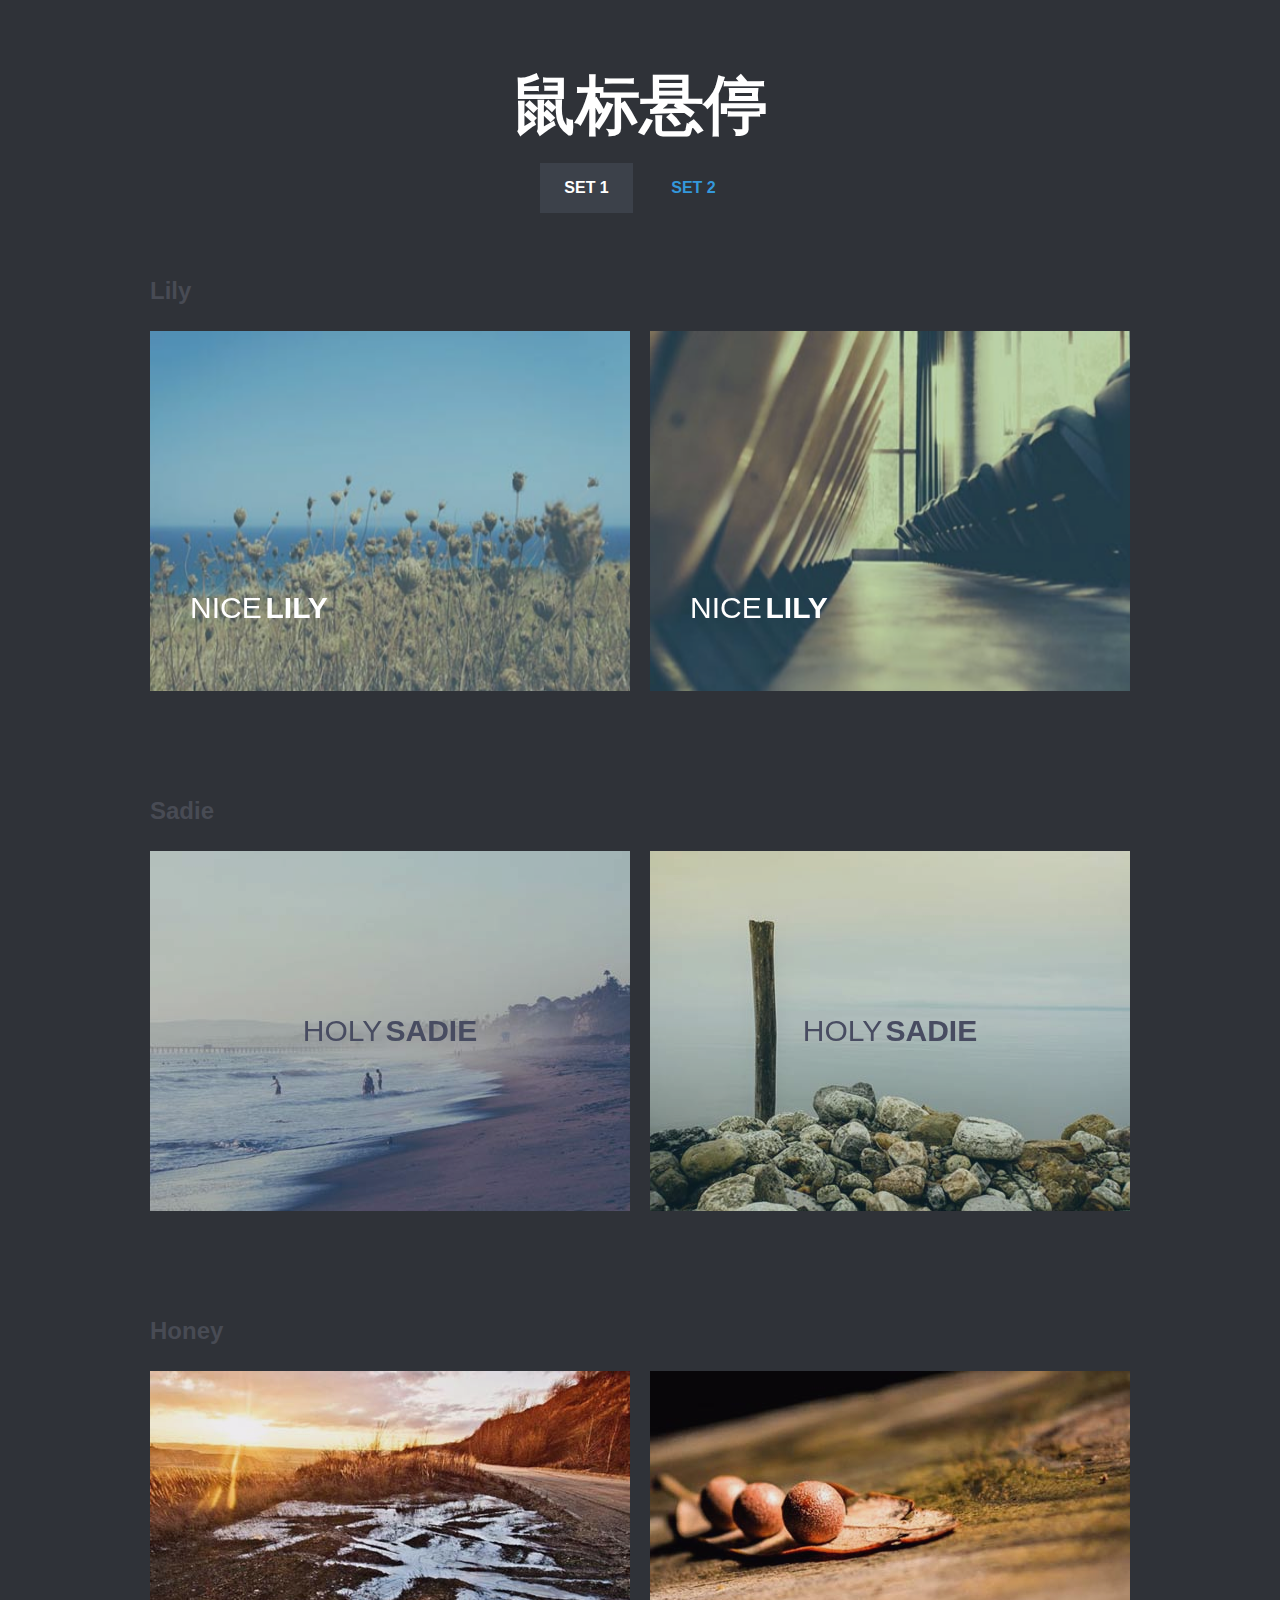
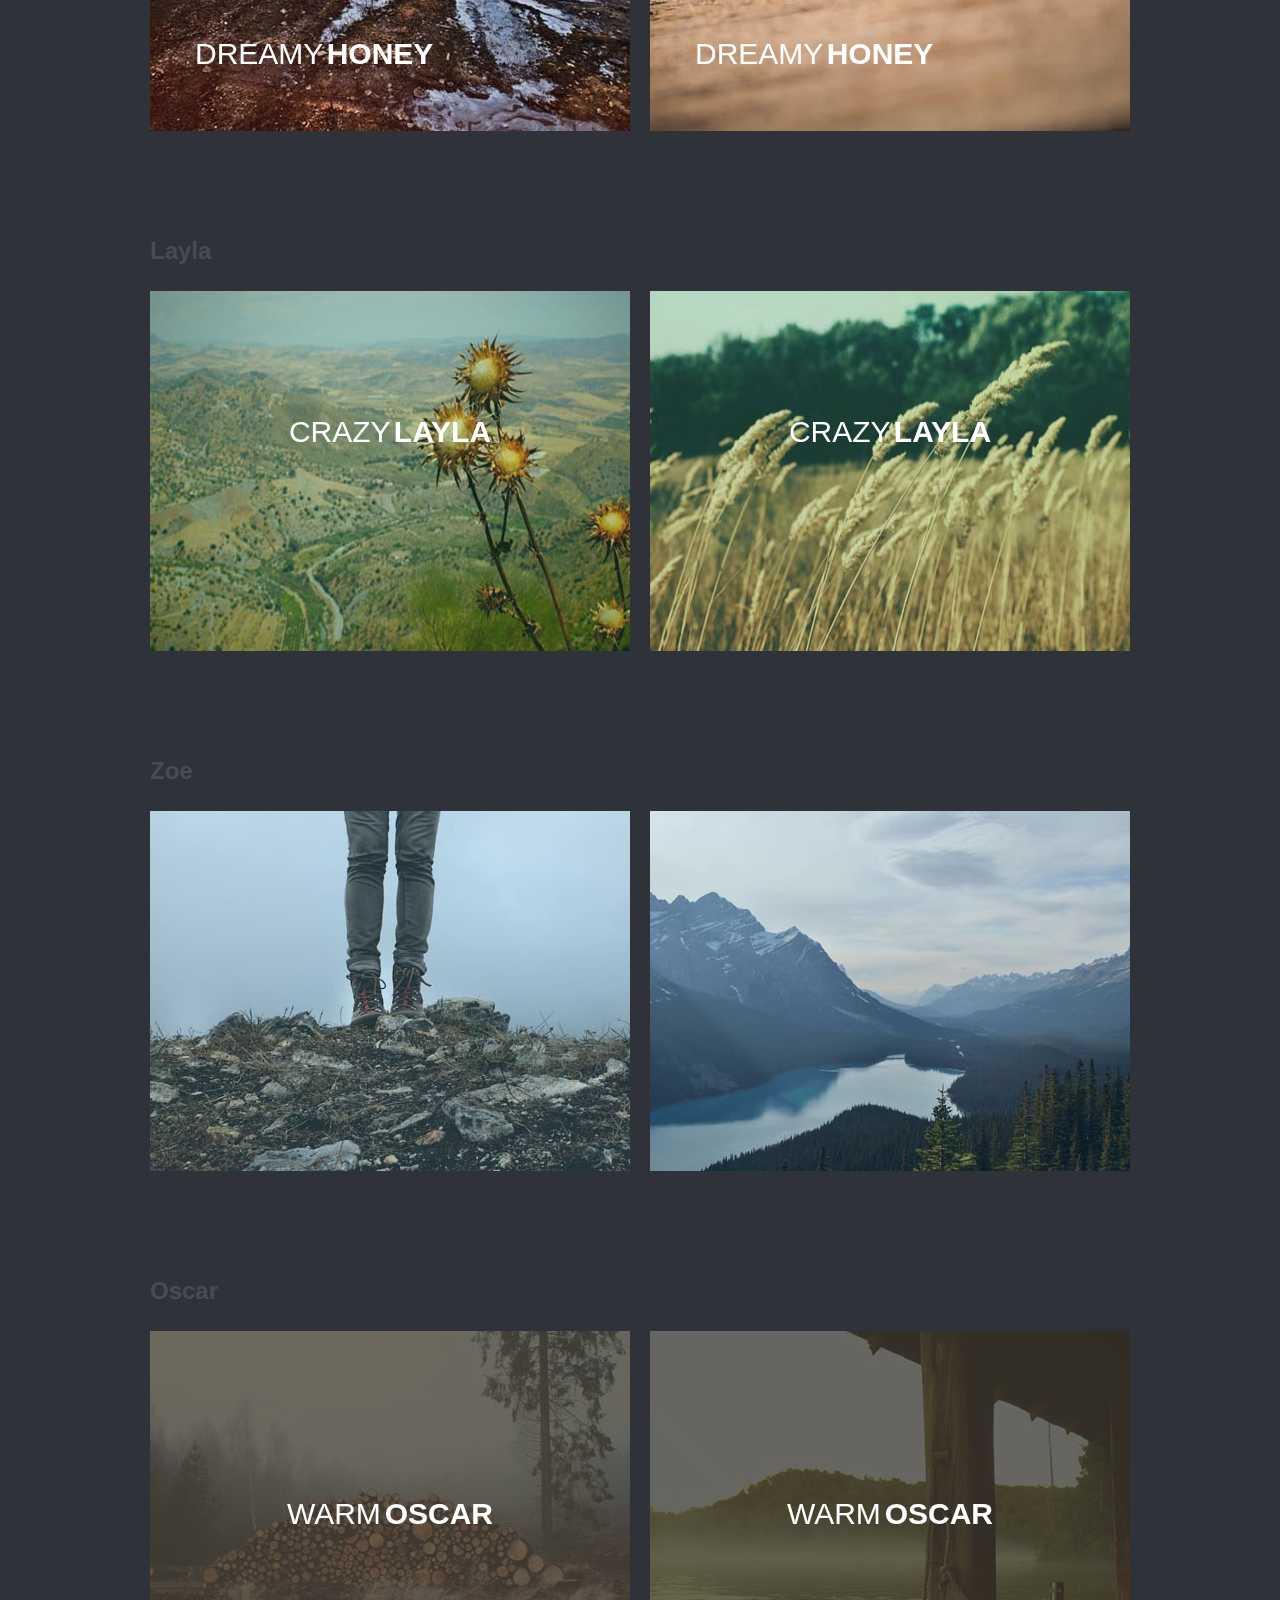
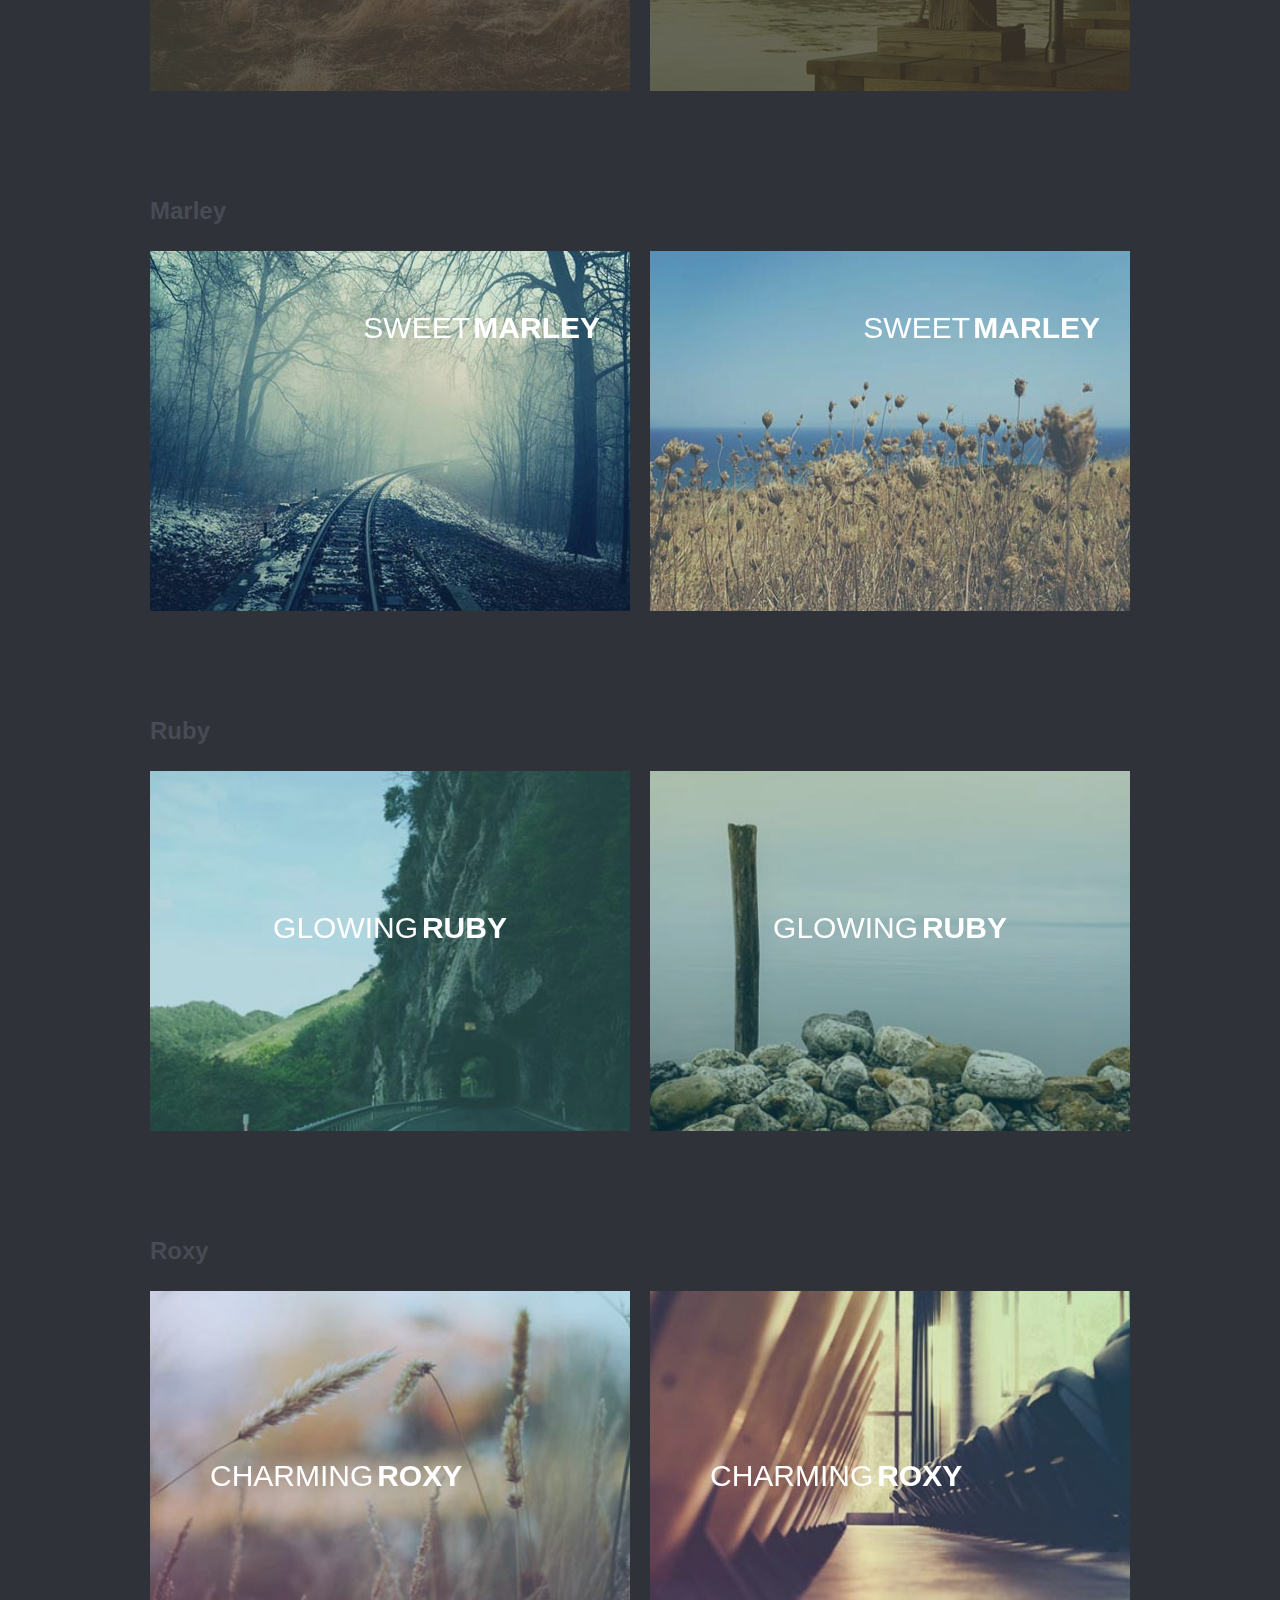
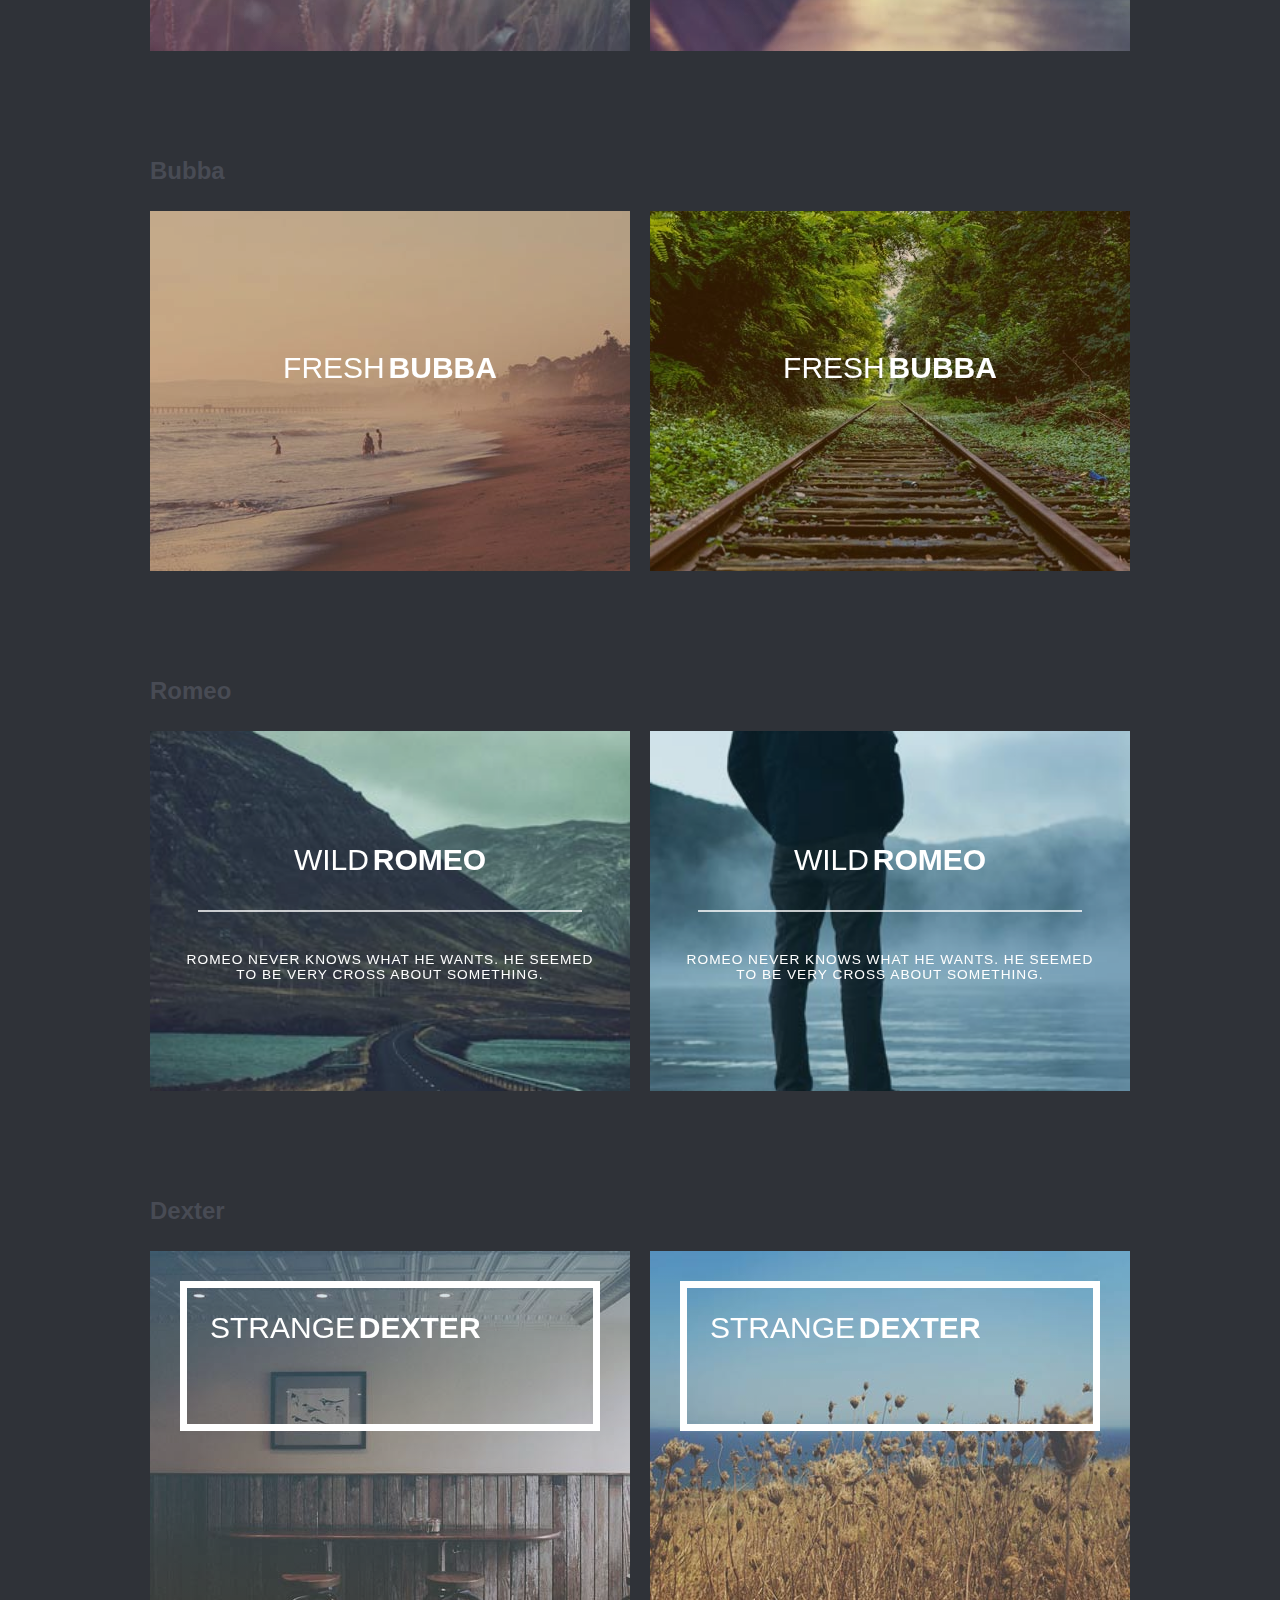
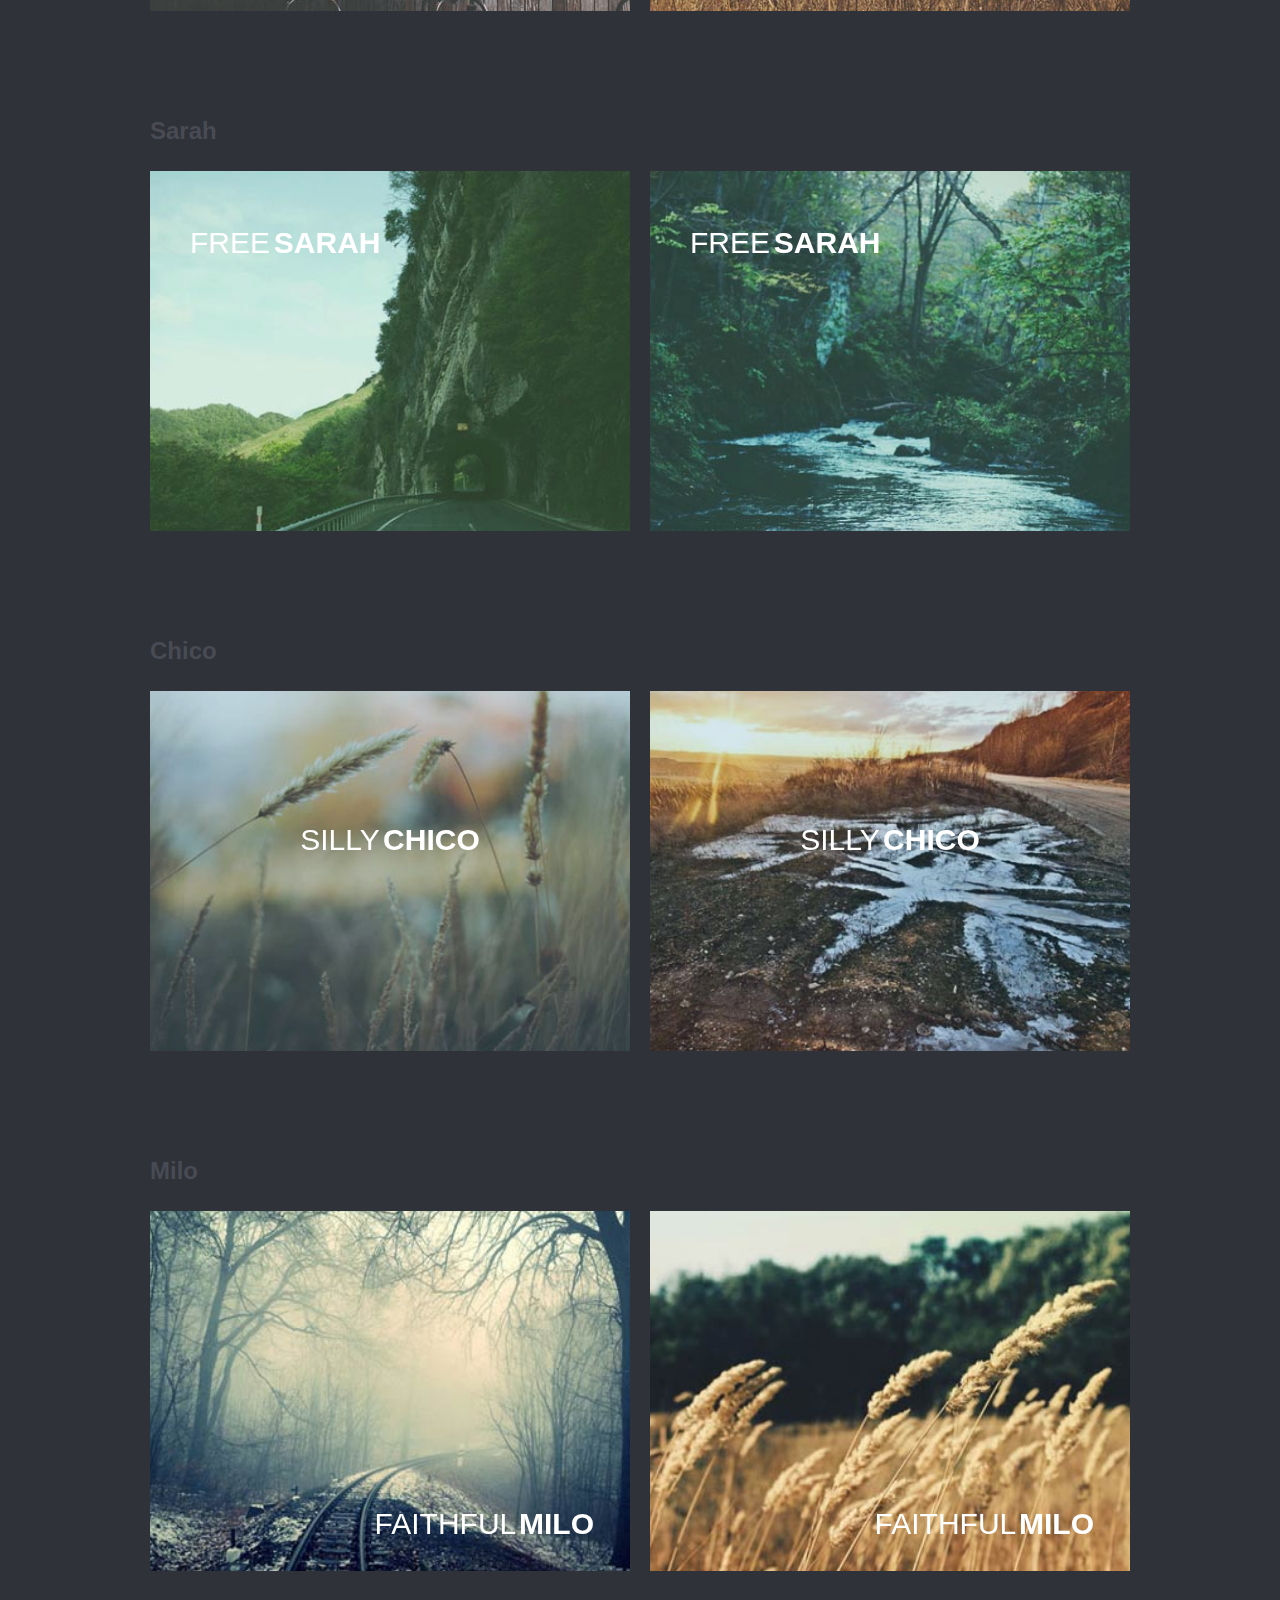
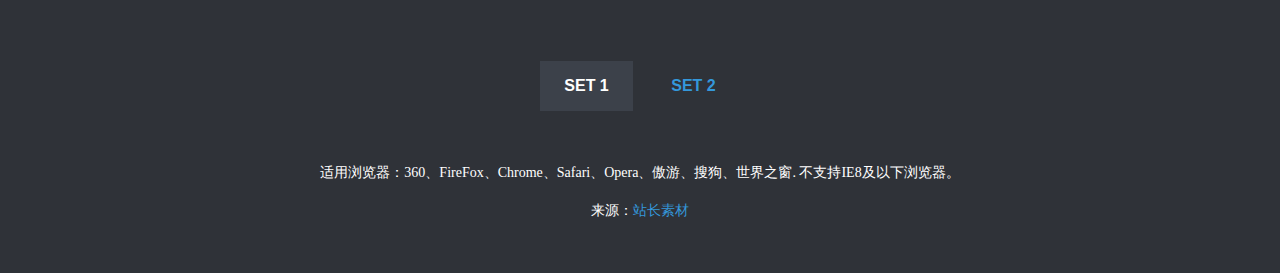
<file: 鼠标悬停图片文字动画显示/index.html>
<!DOCTYPE html>
<html lang="en" class="no-js">
<head>
<meta charset="UTF-8" />
<meta http-equiv="X-UA-Compatible" content="IE=edge"> 
<meta name="viewport" content="width=device-width, initial-scale=1"> 
<title>鼠标悬停事件 - 站长素材</title>

<link rel="stylesheet" type="text/css" href="css/normalize.css" />
<link rel="stylesheet" type="text/css" href="css/demo.css" />

<!--必要样式-->
<link rel="stylesheet" type="text/css" href="css/set1.css" />

<!--[if IE]>
<script src="http://html5shiv.googlecode.com/svn/trunk/html5.js"></script>
<![endif]-->

</head>
<body>

<div class="container">

	<header class="codrops-header">
		<h1>鼠标悬停</h1>
		<nav class="codrops-demos">
			<a class="current-demo" href="index.html">Set 1</a>
			<a href="index2.html">Set 2</a>
		</nav>
	</header>
	
	<div class="content">
	
		<h2>Lily</h2>
		<div class="grid">
			<figure class="effect-lily">
				<img src="img/12.jpg" alt="img12"/>
				<figcaption>
					<div>
						<h2>Nice <span>Lily</span></h2>
						<p>Lily likes to play with crayons and pencils</p>
					</div>
					<a href="#">View more</a>
				</figcaption>			
			</figure>
			<figure class="effect-lily">
				<img src="img/1.jpg" alt="img1"/>
				<figcaption>
					<div>
						<h2>Nice <span>Lily</span></h2>
						<p>Lily likes to play with crayons and pencils</p>
					</div>
					<a href="#">View more</a>
				</figcaption>			
			</figure>
		</div>
		
		<h2>Sadie</h2>
		<div class="grid">
			<figure class="effect-sadie">
				<img src="img/2.jpg" alt="img02"/>
				<figcaption>
					<h2>Holy <span>Sadie</span></h2>
					<p>Sadie never took her eyes off me. <br>She had a dark soul.</p>
					<a href="#">View more</a>
				</figcaption>			
			</figure>
			<figure class="effect-sadie">
				<img src="img/14.jpg" alt="img14"/>
				<figcaption>
					<h2>Holy <span>Sadie</span></h2>
					<p>Sadie never took her eyes off me. <br>She had a dark soul.</p>
					<a href="#">View more</a>
				</figcaption>			
			</figure>
		</div>
		
		<h2>Honey</h2>
		<div class="grid">
			<figure class="effect-honey">
				<img src="img/4.jpg" alt="img04"/>
				<figcaption>
					<h2>Dreamy <span>Honey</span> <i>Now</i></h2>
					<a href="#">View more</a>
				</figcaption>			
			</figure>
			<figure class="effect-honey">
				<img src="img/5.jpg" alt="img05"/>
				<figcaption>
					<h2>Dreamy <span>Honey</span> <i>Now</i></h2>
					<a href="#">View more</a>
				</figcaption>			
			</figure>
		</div>
		
		<h2>Layla</h2>
		<div class="grid">
			<figure class="effect-layla">
				<img src="img/6.jpg" alt="img06"/>
				<figcaption>
					<h2>Crazy <span>Layla</span></h2>
					<p>When Layla appears, she brings an eternal summer along.</p>
					<a href="#">View more</a>
				</figcaption>			
			</figure>
			<figure class="effect-layla">
				<img src="img/3.jpg" alt="img03"/>
				<figcaption>
					<h2>Crazy <span>Layla</span></h2>
					<p>When Layla appears, she brings an eternal summer along.</p>
					<a href="#">View more</a>
				</figcaption>			
			</figure>
		</div>
		
		<h2>Zoe</h2>
		<div class="grid">
			<figure class="effect-zoe">
				<img src="img/25.jpg" alt="img25"/>
				<figcaption>
					<h2>Creative <span>Zoe</span></h2>
					<p class="icon-links">
						<a href="#"><span class="icon-heart"></span></a>
						<a href="#"><span class="icon-eye"></span></a>
						<a href="#"><span class="icon-paper-clip"></span></a>
					</p>
					<p class="description">Zoe never had the patience of her sisters. She deliberately punched the bear in his face.</p>
				</figcaption>			
			</figure>
			<figure class="effect-zoe">
				<img src="img/26.jpg" alt="img26"/>
				<figcaption>
					<h2>Creative <span>Zoe</span></h2>
					<p class="icon-links">
						<a href="#"><span class="icon-heart"></span></a>
						<a href="#"><span class="icon-eye"></span></a>
						<a href="#"><span class="icon-paper-clip"></span></a>
					</p>
					<p class="description">Zoe never had the patience of her sisters. She deliberately punched the bear in his face.</p>
				</figcaption>			
			</figure>
		</div>
		
		<h2>Oscar</h2>
		<div class="grid">
			<figure class="effect-oscar">
				<img src="img/9.jpg" alt="img09"/>
				<figcaption>
					<h2>Warm <span>Oscar</span></h2>
					<p>Oscar is a decent man. He used to clean porches with pleasure.</p>
					<a href="#">View more</a>
				</figcaption>			
			</figure>
			<figure class="effect-oscar">
				<img src="img/10.jpg" alt="img10"/>
				<figcaption>
					<h2>Warm <span>Oscar</span></h2>
					<p>Oscar is a decent man. He used to clean porches with pleasure.</p>
					<a href="#">View more</a>
				</figcaption>			
			</figure>
		</div>
		
		<h2>Marley</h2>
		<div class="grid">
			<figure class="effect-marley">
				<img src="img/11.jpg" alt="img11"/>
				<figcaption>
					<h2>Sweet <span>Marley</span></h2>
					<p>Marley tried to convince her but she was not interested.</p>
					<a href="#">View more</a>
				</figcaption>			
			</figure>
			<figure class="effect-marley">
				<img src="img/12.jpg" alt="img12"/>
				<figcaption>
					<h2>Sweet <span>Marley</span></h2>
					<p>Marley tried to convince her but she was not interested.</p>
					<a href="#">View more</a>
				</figcaption>			
			</figure>
		</div>
		
		<h2>Ruby</h2>
		<div class="grid">
			<figure class="effect-ruby">
				<img src="img/13.jpg" alt="img13"/>
				<figcaption>
					<h2>Glowing <span>Ruby</span></h2>
					<p>Ruby did not need any help. Everybody knew that.</p>
					<a href="#">View more</a>
				</figcaption>			
			</figure>
			<figure class="effect-ruby">
				<img src="img/14.jpg" alt="img14"/>
				<figcaption>
					<h2>Glowing <span>Ruby</span></h2>
					<p>Ruby did not need any help. Everybody knew that.</p>
					<a href="#">View more</a>
				</figcaption>			
			</figure>
		</div>
		
		<h2>Roxy</h2>
		<div class="grid">
			<figure class="effect-roxy">
				<img src="img/15.jpg" alt="img15"/>
				<figcaption>
					<h2>Charming <span>Roxy</span></h2>
					<p>Roxy was my best friend. She'd cross any border for me.</p>
					<a href="#">View more</a>
				</figcaption>			
			</figure>
			<figure class="effect-roxy">
				<img src="img/1.jpg" alt="img01"/>
				<figcaption>
					<h2>Charming <span>Roxy</span></h2>
					<p>Roxy was my best friend. She'd cross any border for me.</p>
					<a href="#">View more</a>
				</figcaption>			
			</figure>
		</div>
		
		<h2>Bubba</h2>
		<div class="grid">
			<figure class="effect-bubba">
				<img src="img/2.jpg" alt="img02"/>
				<figcaption>
					<h2>Fresh <span>Bubba</span></h2>
					<p>Bubba likes to appear out of thin air.</p>
					<a href="#">View more</a>
				</figcaption>			
			</figure>
			<figure class="effect-bubba">
				<img src="img/16.jpg" alt="img16"/>
				<figcaption>
					<h2>Fresh <span>Bubba</span></h2>
					<p>Bubba likes to appear out of thin air.</p>
					<a href="#">View more</a>
				</figcaption>			
			</figure>
		</div>
		
		<h2>Romeo</h2>
		<div class="grid">
			<figure class="effect-romeo">
				<img src="img/17.jpg" alt="img17"/>
				<figcaption>
					<h2>Wild <span>Romeo</span></h2>
					<p>Romeo never knows what he wants. He seemed to be very cross about something.</p>
					<a href="#">View more</a>
				</figcaption>			
			</figure>
			<figure class="effect-romeo">
				<img src="img/18.jpg" alt="img18"/>
				<figcaption>
					<h2>Wild <span>Romeo</span></h2>
					<p>Romeo never knows what he wants. He seemed to be very cross about something.</p>
					<a href="#">View more</a>
				</figcaption>			
			</figure>
		</div>
		
		<h2>Dexter</h2>
		<div class="grid">
			<figure class="effect-dexter">
				<img src="img/19.jpg" alt="img19"/>
				<figcaption>
					<h2>Strange <span>Dexter</span></h2>
					<p>Dexter had his own strange way. You could watch him training ants.</p>
					<a href="#">View more</a>
				</figcaption>			
			</figure>
			<figure class="effect-dexter">
				<img src="img/12.jpg" alt="img12"/>
				<figcaption>
					<h2>Strange <span>Dexter</span></h2>
					<p>Dexter had his own strange way. You could watch him training ants.</p>
					<a href="#">View more</a>
				</figcaption>			
			</figure>
		</div>
		
		<h2>Sarah</h2>
		<div class="grid">
			<figure class="effect-sarah">
				<img src="img/13.jpg" alt="img13"/>
				<figcaption>
					<h2>Free <span>Sarah</span></h2>
					<p>Sarah likes to watch clouds. She's quite depressed.</p>
					<a href="#">View more</a>
				</figcaption>			
			</figure>
			<figure class="effect-sarah">
				<img src="img/20.jpg" alt="img20"/>
				<figcaption>
					<h2>Free <span>Sarah</span></h2>
					<p>Sarah likes to watch clouds. She's quite depressed.</p>
					<a href="#">View more</a>
				</figcaption>			
			</figure>
		</div>
		
		<h2>Chico</h2>
		<div class="grid">
			<figure class="effect-chico">
				<img src="img/15.jpg" alt="img15"/>
				<figcaption>
					<h2>Silly <span>Chico</span></h2>
					<p>Chico's main fear was missing the morning bus.</p>
					<a href="#">View more</a>
				</figcaption>			
			</figure>
			<figure class="effect-chico">
				<img src="img/4.jpg" alt="img04"/>
				<figcaption>
					<h2>Silly <span>Chico</span></h2>
					<p>Chico's main fear was missing the morning bus.</p>
					<a href="#">View more</a>
				</figcaption>			
			</figure>
		</div>
		
		<h2>Milo</h2>
		<div class="grid">
			<figure class="effect-milo">
				<img src="img/11.jpg" alt="img11"/>
				<figcaption>
					<h2>Faithful <span>Milo</span></h2>
					<p>Milo went to the woods. He took a fun ride and never came back.</p>
					<a href="#">View more</a>
				</figcaption>			
			</figure>
			<figure class="effect-milo">
				<img src="img/3.jpg" alt="img03"/>
				<figcaption>
					<h2>Faithful <span>Milo</span></h2>
					<p>Milo went to the woods. He took a fun ride and never came back.</p>
					<a href="#">View more</a>
				</figcaption>			
			</figure>
		</div>
		
	</div>
	
	<nav class="codrops-demos">
		<a class="current-demo" href="index.html">Set 1</a>
		<a href="index2.html">Set 2</a>
	</nav>

</div><!-- /container -->
<script type="text/javascript">
// For Demo purposes only (show hover effect on mobile devices)
[].slice.call( document.querySelectorAll('a[href="#"') ).forEach( function(el) {
	el.addEventListener( 'click', function(ev) { ev.preventDefault(); } );
} );
</script>
<div style="text-align:center;margin:50px 0; font:normal 14px/24px 'MicroSoft YaHei';">
<p>适用浏览器：360、FireFox、Chrome、Safari、Opera、傲游、搜狗、世界之窗. 不支持IE8及以下浏览器。</p>
<p>来源：<a href="http://sc.chinaz.com/" target="_blank">站长素材</a></p>
</div>
</body>
</html>
</file>
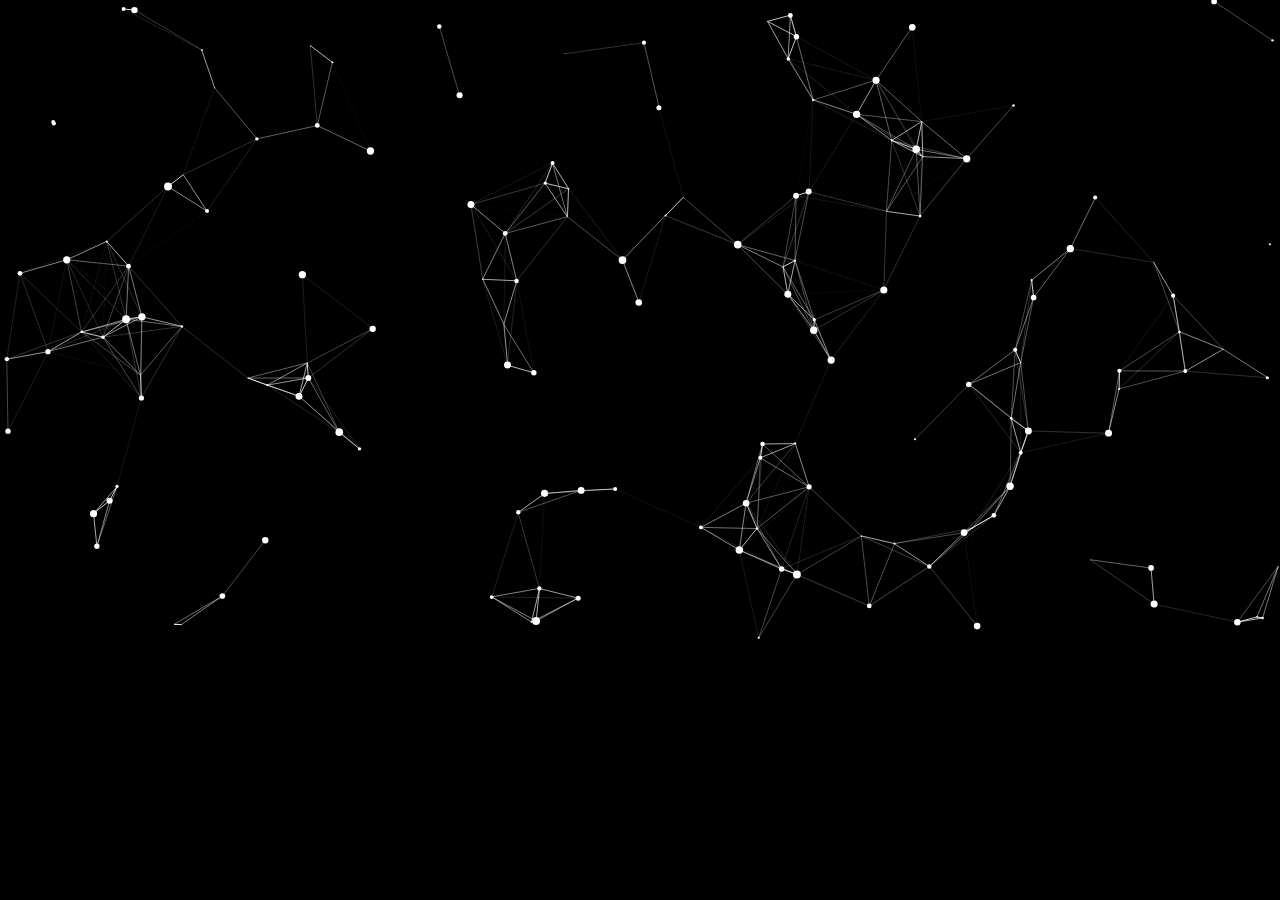
<file: particles.js粒子特效/lizi/index.html>
<!doctype html>
<html lang="zh">
<head>
	<meta charset="UTF-8">
	<meta http-equiv="X-UA-Compatible" content="IE=edge,chrome=1"> 
	<meta name="viewport" content="width=device-width, initial-scale=1.0">
	<title>html5轻量级炫酷js粒子动画库插件|DEMO_jQuery之家-自由分享jQuery、html5、css3的插件库</title>
	<link rel="stylesheet" type="text/css" href="css/normalize.css" />
	<link rel="stylesheet" type="text/css" href="css/default.css">
	<link rel="stylesheet" media="screen" href="css/style.css">
</head>
<body>
	<div class="container">
		<div id="particles-js"></div>
	</div>
	
	<script src="js/particles.js"></script>
	<script src="js/app.js"></script>
</body>
</html>
</file>
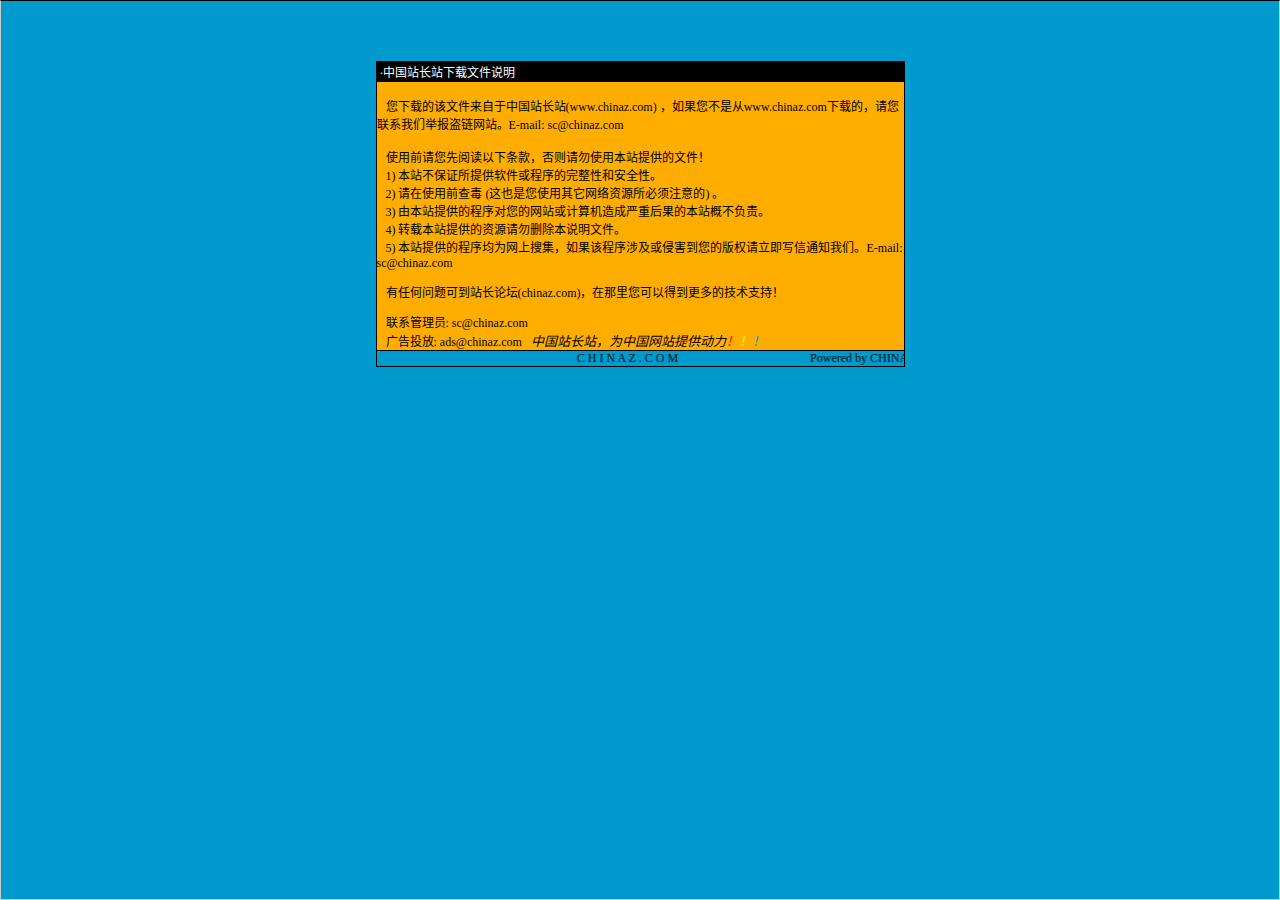
<file: 几何碰撞/说明.htm>
<html>

<head>
<meta http-equiv="Content-Language" content="zh-cn">
<meta http-equiv="Content-Type" content="text/html; charset=gb2312">
<meta http-equiv="refresh" content="2; url=http://SC.CHINAZ.com">
<title>�й�վ��վ�����ļ�˵��</title>
<style>A {
FONT-SIZE: 12px; COLOR: #000000; TEXT-DECORATION: none
}
A:hover {
	COLOR: #ffcc00
}
A.blue {
	COLOR: darkblue
}
body, p, td {
	FONT-SIZE: 12px
}</style>
</head>

<body style="BORDER-RIGHT: #cccccc 1px solid; BORDER-TOP: #000000 1px solid; MARGIN: 0pt; OVERFLOW: hidden; BORDER-LEFT: #cccccc 1px solid; BORDER-BOTTOM: #cccccc 1px solid" bgColor="#009ace" leftMargin="0" topMargin="10">

<div align="center">
  <center>
  <p>��</p>
  <p>��</p>
  <table border="1" cellpadding="0" cellspacing="0" style="border-collapse: collapse; border-style: dotted; border-width: 1" bordercolor="#000000" width="529" height="251" id="AutoNumber1">
    <tr>
      <td width="520" height="20" bgcolor="#000000"><font color="#FFFFFF">&nbsp;���й�վ��վ�����ļ�˵��</font></td>
    </tr>
    <tr>
      <td width="529" height="210" bgcolor="#FFAD00" valign="top"><br>
&nbsp;&nbsp; �����صĸ��ļ��������й�վ��վ(<a href="http://www.chinaz.com">www.chinaz.com</a>) ����������Ǵ�<a href="http://www.chinaz.com">www.chinaz.com</a>���صģ�������ϵ���Ǿٱ�������վ��E-mail: sc&#064;chinaz.com <br>
      <br>
&nbsp;&nbsp; ʹ��ǰ�������Ķ����������������ʹ�ñ�վ�ṩ���ļ���<br>
&nbsp;&nbsp; 1) ��վ����֤���ṩ���������������ԺͰ�ȫ�ԡ�<br>
&nbsp;&nbsp; 2) ����ʹ��ǰ�鶾 (��Ҳ����ʹ������������Դ������ע���) ��<br>
&nbsp;&nbsp; 3) �ɱ�վ�ṩ�ĳ����������վ������������غ���ı�վ�Ų�����<br>
&nbsp;&nbsp; 4) ת�ر�վ�ṩ����Դ����ɾ����˵���ļ���<br>
&nbsp;&nbsp; 5) ��վ�ṩ�ĳ����Ϊ�����Ѽ�������ó����漰���ֺ������İ�Ȩ������д��֪ͨ���ǡ�E-mail: sc&#064;chinaz.com

<p>&nbsp;&nbsp; <a href="http://bbs.chinaz.com/">���κ�����ɵ�վ����̳(chinaz.com)�������������Եõ�����ļ���֧�֣�</a></p>
      <p>&nbsp;&nbsp; ��ϵ����Ա: <a href="mailto:sc&#064;chinaz.com">sc&#064;chinaz.com</a><br>
&nbsp;&nbsp; ���Ͷ��: <a href="mailto:ads&#064;chinaz.com">ads&#064;chinaz.com</a><span lang="en-us">&nbsp;&nbsp;&nbsp;</span><i><font size="2">�й�վ��վ��Ϊ�й���վ�ṩ����</font><a href="http://chinaz.com"><font size="2"><font color="#FF0000">��</font><font color="#FFFF00">��</font><font color="#009ACE">��</font></font></a></i></p>
      </td>
    </tr>
    <tr>
      <td width="529" height="16" bgcolor="#009BCE" bordercolor="#008000">
      <marquee onmouseover="this.stop()" onmouseout="this.start()" scrollamount="50" scrolldelay="100" behavior="slide" loop="1">&nbsp;
      <a href="http://CHINAZ.com">C H I N A Z . C O M&nbsp;&nbsp;&nbsp;&nbsp;&nbsp;&nbsp;&nbsp;&nbsp;&nbsp;&nbsp;&nbsp;&nbsp;&nbsp;&nbsp;&nbsp;&nbsp;&nbsp;&nbsp;&nbsp;&nbsp;&nbsp;&nbsp;&nbsp;&nbsp;&nbsp;&nbsp;&nbsp;&nbsp;&nbsp;&nbsp;&nbsp;&nbsp;&nbsp;&nbsp;&nbsp;&nbsp;&nbsp;&nbsp;&nbsp;&nbsp;&nbsp;&nbsp;&nbsp;&nbsp;Powered by CHINAZ.STUDIO</a></marquee> </td>
    </tr>
  </table>
  </center>
</div>
<p align="center">
<script src="http://chinaz.com/downad.asp"></script>
</p>

</body>

</html>
</file>
<file: 弹簧碰撞/css/style.css>
* {
  margin: 0;
  padding: 0;
}

canvas {
  background: #000;
}
</file>
<file: 搜索框特效/css/default.css>
@import url(http://fonts.useso.com/css?family=Raleway:200,500,700,800);
@font-face {
	font-family: 'icomoon';
	src:url('../fonts/icomoon.eot?rretjt');
	src:url('../fonts/icomoon.eot?#iefixrretjt') format('embedded-opentype'),
		url('../fonts/icomoon.woff?rretjt') format('woff'),
		url('../fonts/icomoon.ttf?rretjt') format('truetype'),
		url('../fonts/icomoon.svg?rretjt#icomoon') format('svg');
	font-weight: normal;
	font-style: normal;
}

[class^="icon-"], [class*=" icon-"] {
	font-family: 'icomoon';
	speak: none;
	font-style: normal;
	font-weight: normal;
	font-variant: normal;
	text-transform: none;
	line-height: 1;

	/* Better Font Rendering =========== */
	-webkit-font-smoothing: antialiased;
	-moz-osx-font-smoothing: grayscale;
}

body, html { font-size: 100%; 	padding: 0; margin: 0;}


/* Clearfix hack by Nicolas Gallagher: http://nicolasgallagher.com/micro-clearfix-hack/ */
.clearfix:before,
.clearfix:after {
	content: " ";
	display: table;
}

.clearfix:after {
	clear: both;
}

body{
	color: #fff;
	font-weight: 500;
	font-size: 1.05em;
	font-family: "Microsoft YaHei","宋体","Segoe UI", "Lucida Grande", Helvetica, Arial,sans-serif, FreeSans, Arimo;
}
a{color: #2fa0ec;text-decoration: none;outline: none;}
a:hover,a:focus{color:#74777b;}

.htmleaf-container{
	margin: 0 auto;
	text-align: center;
	overflow: hidden;
}

.bgcolor-1 { background: #f0efee; }
.bgcolor-2 { background: #f9f9f9; }
.bgcolor-3 { background: #e8e8e8; }/*light grey*/
.bgcolor-4 { background: #2f3238; color: #fff; }/*Dark grey*/
.bgcolor-5 { background: #df6659; color: #521e18; }/*pink1*/
.bgcolor-6 { background: #2fa8ec; }/*sky blue*/
.bgcolor-7 { background: #d0d6d6; }/*White tea*/
.bgcolor-8 { background: #3d4444; color: #fff; }/*Dark grey2*/
.bgcolor-9 { background: #ef3f52; color: #fff;}/*pink2*/
.bgcolor-10{ background: #64448f; color: #fff;}/*Violet*/
.bgcolor-11{ background: #3755ad; color: #fff;}/*dark blue*/
.bgcolor-12{ background: #3498DB; color: #fff;}/*light blue*/
.bgcolor-20{ background: #494A5F;color: #D5D6E2;}
/* Header */
.htmleaf-header{
	padding: 1em 190px 1em;
	letter-spacing: -1px;
	text-align: center;
}
.htmleaf-header h1 {
	color: #fff;
	font-weight: 600;
	font-size: 2em;
	line-height: 1;
	margin-bottom: 0;
	font-family: "Microsoft YaHei","宋体","Segoe UI", "Lucida Grande", Helvetica, Arial,sans-serif, FreeSans, Arimo;
}
.htmleaf-header h1 span {
	font-family: "Microsoft YaHei","宋体","Segoe UI", "Lucida Grande", Helvetica, Arial,sans-serif, FreeSans, Arimo;
	display: block;
	font-size: 60%;
	font-weight: 400;
	padding: 0.8em 0 0.5em 0;
	color: #fff;
}
/*nav*/
.htmleaf-demo a{color: #1d7db1;text-decoration: none;}
.htmleaf-demo{width: 100%;padding-bottom: 1.2em;}
.htmleaf-demo a{display: inline-block;margin: 0.5em;padding: 0.6em 1em;border: 3px solid #1d7db1;font-weight: 700;}
.htmleaf-demo a:hover{opacity: 0.6;}
.htmleaf-demo a.current{background:#1d7db1;color: #fff; }
/* Top Navigation Style */
.htmleaf-links {
	position: relative;
	display: inline-block;
	white-space: nowrap;
	font-size: 1.5em;
	text-align: center;
}

.htmleaf-links::after {
	position: absolute;
	top: 0;
	left: 50%;
	margin-left: -1px;
	width: 2px;
	height: 100%;
	background: #dbdbdb;
	content: '';
	-webkit-transform: rotate3d(0,0,1,22.5deg);
	transform: rotate3d(0,0,1,22.5deg);
}

.htmleaf-icon {
	display: inline-block;
	margin: 0.5em;
	padding: 0em 0;
	width: 1.5em;
	text-decoration: none;
}

.htmleaf-icon span {
	display: none;
}

.htmleaf-icon:before {
	margin: 0 5px;
	text-transform: none;
	font-weight: normal;
	font-style: normal;
	font-variant: normal;
	font-family: 'icomoon';
	line-height: 1;
	speak: none;
	-webkit-font-smoothing: antialiased;
}
/* footer */
.htmleaf-footer{width: 100%;padding-top: 10px;}
.htmleaf-small{font-size: 0.8em;}
.center{text-align: center;}
/****/
.related {
	color: #fff;
	background: #494A5F;
	text-align: center;
	font-size: 1.25em;
	padding: 0.5em 0;
	overflow: hidden;
}

.related > a {
	vertical-align: top;
	width: calc(100% - 20px);
	max-width: 340px;
	display: inline-block;
	text-align: center;
	margin: 20px 10px;
	padding: 25px;
	font-family: "Microsoft YaHei","宋体","Segoe UI", "Lucida Grande", Helvetica, Arial,sans-serif, FreeSans, Arimo;
}
.related a {
	display: inline-block;
	text-align: left;
	margin: 20px auto;
	padding: 10px 20px;
	opacity: 0.8;
	-webkit-transition: opacity 0.3s;
	transition: opacity 0.3s;
	-webkit-backface-visibility: hidden;
}

.related a:hover,
.related a:active {
	opacity: 1;
}

.related a img {
	max-width: 100%;
	opacity: 0.8;
	border-radius: 4px;
}
.related a:hover img,
.related a:active img {
	opacity: 1;
}
.related h3{font-family: "Microsoft YaHei", sans-serif;}
.related a h3 {
	font-weight: 300;
	margin-top: 0.15em;
	color: #fff;
}
/* icomoon */
.icon-htmleaf-home-outline:before {
	content: "\e5000";
}

.icon-htmleaf-arrow-forward-outline:before {
	content: "\e5001";
}

@media screen and (max-width: 50em) {
	.htmleaf-header {
		padding: 3em 10% 4em;
	}
	.htmleaf-header h1 {
        font-size:2em;
    }
}


@media screen and (max-width: 40em) {
	.htmleaf-header h1 {
		font-size: 1.5em;
	}
}

@media screen and (max-width: 30em) {
    .htmleaf-header h1 {
        font-size:1.2em;
    }
}
</file>
<file: 搜索框特效/css/search-form.css>
html,body {height: 100%;}
body {padding: 0px; margin:0px; background:url(../img/image.jpg) ; background-position: center; background-size: cover; background-attachment: fixed; background-repeat: no-repeat;}

.search-wrapper {
    position: absolute;
    -webkit-transform: translate(-50%, -50%);
    -moz-transform: translate(-50%, -50%);
    transform: translate(-50%, -50%);
    top:50%;
    left:50%;
}
.search-wrapper.active {}

.search-wrapper .input-holder {
    overflow: hidden;
    height: 70px;
    background: rgba(255,255,255,0);
    border-radius:6px;
    position: relative;
    width:70px;
    -webkit-transition: all 0.3s ease-in-out;
    -moz-transition: all 0.3s ease-in-out;
    transition: all 0.3s ease-in-out;
}
.search-wrapper.active .input-holder {
    border-radius: 50px;
    width:450px;
    background: rgba(0,0,0,0.5);
    -webkit-transition: all .5s cubic-bezier(0.000, 0.105, 0.035, 1.570);
    -moz-transition: all .5s cubic-bezier(0.000, 0.105, 0.035, 1.570);
    transition: all .5s cubic-bezier(0.000, 0.105, 0.035, 1.570);
}

.search-wrapper .input-holder .search-input {
    width:100%;
    height: 50px;
    padding:0px 70px 0 20px;
    opacity: 0;
    position: absolute;
    top:0px;
    left:0px;
    background: transparent;
    -webkit-box-sizing: border-box;
    -moz-box-sizing: border-box;
    box-sizing: border-box;
    border:none;
    outline:none;
    font-family:"Open Sans", Arial, Verdana;
    font-size: 16px;
    font-weight: 400;
    line-height: 20px;
    color:#FFF;
    -webkit-transform: translate(0, 60px);
    -moz-transform: translate(0, 60px);
    transform: translate(0, 60px);
    -webkit-transition: all .3s cubic-bezier(0.000, 0.105, 0.035, 1.570);
    -moz-transition: all .3s cubic-bezier(0.000, 0.105, 0.035, 1.570);
    transition: all .3s cubic-bezier(0.000, 0.105, 0.035, 1.570);

    -webkit-transition-delay: 0.3s;
    -moz-transition-delay: 0.3s;
    transition-delay: 0.3s;
}
.search-wrapper.active .input-holder .search-input {
    opacity: 1;
    -webkit-transform: translate(0, 10px);
    -moz-transform: translate(0, 10px);
    transform: translate(0, 10px);
}

.search-wrapper .input-holder .search-icon {
    width:70px;
    height:70px;
    border:none;
    border-radius:6px;
    background: #FFF;
    padding:0px;
    outline:none;
    position: relative;
    z-index: 2;
    float:right;
    cursor: pointer;
    -webkit-transition: all 0.3s ease-in-out;
    -moz-transition: all 0.3s ease-in-out;
    transition: all 0.3s ease-in-out;
}
.search-wrapper.active .input-holder .search-icon {
    width: 50px;
    height:50px;
    margin: 10px;
    border-radius: 30px;
}
.search-wrapper .input-holder .search-icon span {
    width:22px;
    height:22px;
    display: inline-block;
    vertical-align: middle;
    position:relative;
    -webkit-transform: rotate(45deg);
    -moz-transform: rotate(45deg);
    transform: rotate(45deg);
    -webkit-transition: all .4s cubic-bezier(0.650, -0.600, 0.240, 1.650);
    -moz-transition: all .4s cubic-bezier(0.650, -0.600, 0.240, 1.650);
    transition: all .4s cubic-bezier(0.650, -0.600, 0.240, 1.650);

}
.search-wrapper.active .input-holder .search-icon span {
    -webkit-transform: rotate(-45deg);
    -moz-transform: rotate(-45deg);
    transform: rotate(-45deg);
}
.search-wrapper .input-holder .search-icon span::before, .search-wrapper .input-holder .search-icon span::after {
    position: absolute;
    content:'';
}
.search-wrapper .input-holder .search-icon span::before {
    width: 4px;
    height: 11px;
    left: 9px;
    top: 18px;
    border-radius: 2px;
    background: #974BE0;
}
.search-wrapper .input-holder .search-icon span::after {
    width: 14px;
    height: 14px;
    left: 0px;
    top: 0px;
    border-radius: 16px;
    border: 4px solid #974BE0;
}

.search-wrapper .close {
    position: absolute;
    z-index: 1;
    top:24px;
    right:20px;
    width:25px;
    height:25px;
    cursor: pointer;
    -webkit-transform: rotate(-180deg);
    -moz-transform: rotate(-180deg);
    transform: rotate(-180deg);
    -webkit-transition: all .3s cubic-bezier(0.285, -0.450, 0.935, 0.110);
    -moz-transition: all .3s cubic-bezier(0.285, -0.450, 0.935, 0.110);
    transition: all .3s cubic-bezier(0.285, -0.450, 0.935, 0.110);
    -webkit-transition-delay: 0.2s;
    -moz-transition-delay: 0.2s;
    transition-delay: 0.2s;
}
.search-wrapper.active .close {
    right:-50px;
    -webkit-transform: rotate(45deg);
    -moz-transform: rotate(45deg);
    transform: rotate(45deg);
    -webkit-transition: all .6s cubic-bezier(0.000, 0.105, 0.035, 1.570);
    -moz-transition: all .6s cubic-bezier(0.000, 0.105, 0.035, 1.570);
    transition: all .6s cubic-bezier(0.000, 0.105, 0.035, 1.570);
    -webkit-transition-delay: 0.5s;
    -moz-transition-delay: 0.5s;
    transition-delay: 0.5s;
}
.search-wrapper .close::before, .search-wrapper .close::after {
    position:absolute;
    content:'';
    background: #FFF;
    border-radius: 2px;
}
.search-wrapper .close::before {
    width: 5px;
    height: 25px;
    left: 10px;
    top: 0px;
}
.search-wrapper .close::after {
    width: 25px;
    height: 5px;
    left: 0px;
    top: 10px;
}
.search-wrapper .result-container {
    width: 100%;
    position: absolute;
    top:80px;
    left:0px;
    text-align: center;
    font-family: "Open Sans", Arial, Verdana;
    font-size: 14px;
    display:none;
    color:#B7B7B7;
}


@media screen and (max-width: 560px) {
    .search-wrapper.active .input-holder {width:200px;}
}
</file>
<file: 方块上浮登录框/css/styles.css>
@import url(http://fonts.useso.com/css?family=Source+Sans+Pro:200,300);
* {
  box-sizing: border-box;
  margin: 0;
  padding: 0;
  font-weight: 300;
}
body {
  font-family: 'Source Sans Pro', sans-serif;
  color: white;
  font-weight: 300;
}
body ::-webkit-input-placeholder {
  /* WebKit browsers */
  font-family: 'Source Sans Pro', sans-serif;
  color: white;
  font-weight: 300;
}
body :-moz-placeholder {
  /* Mozilla Firefox 4 to 18 */
  font-family: 'Source Sans Pro', sans-serif;
  color: white;
  opacity: 1;
  font-weight: 300;
}
body ::-moz-placeholder {
  /* Mozilla Firefox 19+ */
  font-family: 'Source Sans Pro', sans-serif;
  color: white;
  opacity: 1;
  font-weight: 300;
}
body :-ms-input-placeholder {
  /* Internet Explorer 10+ */
  font-family: 'Source Sans Pro', sans-serif;
  color: white;
  font-weight: 300;
}
.wrapper {
  background: #50a3a2;
  background: -webkit-linear-gradient(top left, #50a3a2 0%, #53e3a6 100%);
  background: linear-gradient(to bottom right, #50a3a2 0%, #53e3a6 100%);
  opacity: 0.8;
  position: absolute;
  top: 50%;
  left: 0;
  width: 100%;
  height: 400px;
  margin-top: -200px;
  overflow: hidden;

}

.wrapper.form-success .container h1 {
  -webkit-transform: translateY(85px);
      -ms-transform: translateY(85px);
          transform: translateY(85px);
}
.container {
  max-width: 600px;
  margin: 0 auto;
  padding: 80px 0;
  height: 400px;
  text-align: center;
}
.container h1 {
  font-size: 40px;
  -webkit-transition-duration: 1s;
          transition-duration: 1s;
  -webkit-transition-timing-function: ease-in-put;
          transition-timing-function: ease-in-put;
  font-weight: 200;
}
form {
  padding: 20px 0;
  position: relative;
  z-index: 2;
}
form input {
  -webkit-appearance: none;
     -moz-appearance: none;
          appearance: none;
  outline: 0;
  border: 1px solid rgba(255, 255, 255, 0.4);
  background-color: rgba(255, 255, 255, 0.2);
  width: 250px;
  border-radius: 3px;
  padding: 10px 15px;
  margin: 0 auto 10px auto;
  display: block;
  text-align: center;
  font-size: 18px;
  color: white;
  -webkit-transition-duration: 0.25s;
          transition-duration: 0.25s;
  font-weight: 300;
}
form input:hover {
  background-color: rgba(255, 255, 255, 0.4);
}
form input:focus {
  background-color: white;
  width: 300px;
  color: #53e3a6;
}
form button {
  -webkit-appearance: none;
     -moz-appearance: none;
          appearance: none;
  outline: 0;
  background-color: white;
  border: 0;
  padding: 10px 15px;
  color: #53e3a6;
  border-radius: 3px;
  width: 250px;
  cursor: pointer;
  font-size: 18px;
  -webkit-transition-duration: 0.25s;
          transition-duration: 0.25s;
}
form button:hover {
  background-color: #f5f7f9;
}
.bg-bubbles {
  position: absolute;
  top: 0;
  left: 0;
  width: 100%;
  height: 100%;
  z-index: 1;
}
.bg-bubbles li {
  position: absolute;
  list-style: none;
  display: block;
  width: 40px;
  height: 40px;
  background-color: rgba(255, 255, 255, 0.15);
  bottom: -160px;
  -webkit-animation: square 25s infinite;
  animation: square 25s infinite;
  -webkit-transition-timing-function: linear;
  transition-timing-function: linear;
}
.bg-bubbles li:nth-child(1) {
  left: 10%;
}
.bg-bubbles li:nth-child(2) {
  left: 20%;
  width: 80px;
  height: 80px;
  -webkit-animation-delay: 2s;
          animation-delay: 2s;
  -webkit-animation-duration: 17s;
          animation-duration: 17s;
}
.bg-bubbles li:nth-child(3) {
  left: 25%;
  -webkit-animation-delay: 4s;
          animation-delay: 4s;
}
.bg-bubbles li:nth-child(4) {
  left: 40%;
  width: 60px;
  height: 60px;
  -webkit-animation-duration: 22s;
          animation-duration: 22s;
  background-color: rgba(255, 255, 255, 0.25);
}
.bg-bubbles li:nth-child(5) {
  left: 70%;
}
.bg-bubbles li:nth-child(6) {
  left: 80%;
  width: 120px;
  height: 120px;
  -webkit-animation-delay: 3s;
          animation-delay: 3s;
  background-color: rgba(255, 255, 255, 0.2);
}
.bg-bubbles li:nth-child(7) {
  left: 32%;
  width: 160px;
  height: 160px;
  -webkit-animation-delay: 7s;
          animation-delay: 7s;
}
.bg-bubbles li:nth-child(8) {
  left: 55%;
  width: 20px;
  height: 20px;
  -webkit-animation-delay: 15s;
          animation-delay: 15s;
  -webkit-animation-duration: 40s;
          animation-duration: 40s;
}
.bg-bubbles li:nth-child(9) {
  left: 25%;
  width: 10px;
  height: 10px;
  -webkit-animation-delay: 2s;
          animation-delay: 2s;
  -webkit-animation-duration: 40s;
          animation-duration: 40s;
  background-color: rgba(255, 255, 255, 0.3);
}
.bg-bubbles li:nth-child(10) {
  left: 90%;
  width: 160px;
  height: 160px;
  -webkit-animation-delay: 11s;
          animation-delay: 11s;
}
@-webkit-keyframes square {
  0% {
    -webkit-transform: translateY(0);
            transform: translateY(0);
  }
  100% {
    -webkit-transform: translateY(-700px) rotate(600deg);
            transform: translateY(-700px) rotate(600deg);
  }
}
@keyframes square {
  0% {
    -webkit-transform: translateY(0);
            transform: translateY(0);
  }
  100% {
    -webkit-transform: translateY(-700px) rotate(600deg);
            transform: translateY(-700px) rotate(600deg);
  }
}
</file>
<file: 流星/css/style.css>
html, body {
  width: 100%;
  height: 100%;
  margin: 0;
  padding: 0;
  background-color: #03061A;
  position: relative;
  overflow: hidden;
}

.star {
  width: 3px;
  height: 3px;
  border-radius: 50%;
  position: absolute;
  background-color: rgba(237, 205, 163, 0.8);
  box-shadow: 0 0 40px 0 rgba(237, 205, 163, 0.8), 0 0 20px 0 #FFFFFF;
  animation: glow 5s infinite;
}
.star--medium {
  width: 6px;
  height: 6px;
}
.star--big {
  width: 9px;
  height: 9px;
  box-shadow: 0 0 40px 0 #EDCDA3, 0 0 20px 0 #FFFFFF, inset 0 0 4px #FFFFFF;
}

.comet {
  width: 6px;
  height: 6px;
  background-color: rgba(255, 255, 255, 0.6);
  box-shadow: 0 0 40px 0 #EDCDA3, 0 0 20px 0 #FFFFFF, inset 0 0 8px rgba(255, 255, 255, 0.6);
  top: 0;
  left: 80%;
  opacity: 0.3;
  transform: rotate(-45deg) translate(0, -50px);
  animation: comet 6s infinite;
}
.comet:after {
  content: '';
  width: 20vw;
  height: 6px;
  border-radius: 50%;
  background-color: rgba(255, 255, 255, 0.1);
  box-shadow: 0 0 20px rgba(237, 205, 163, 0.4);
  position: absolute;
  top: 0;
  left: 0;
}

@keyframes glow {
  0% {
    opacity: 0.9;
  }
  50% {
    opacity: 0.2;
  }
  100% {
    opacity: 0.9;
  }
}
@keyframes comet {
  0% {
    transform: rotate(-45deg) translateX(0);
    opacity: 0.3;
  }
  10% {
    opacity: 1;
  }
  20% {
    transform: rotate(-45deg) translateX(-100vw);
    opacity: 0;
  }
  100% {
    transform: rotate(-45deg) translateX(-100vw);
    opacity: 0;
  }
}
</file>
<file: 输入框特效/css/style.css>
input {
  border: 2px solid rgba(255,255,255,0.3);
  box-shadow: inset 0 0 4px rgba(255,255,255,0.2),0 0 4px rgba(255,255,255,0.2);  /*内外渐变阴影*/
  font-size: 1.5em;
  padding: .25em .5em .3125em;
  color: #fff;
  border-radius: .25em;
  background: transparent;
  /* -webkit-transition: all .100s; */
  transition: all .5s;

  -o-transition:all .5s;-moz-transition:all .5s;-webkit-transition:all .5s;-ms-transition:all .5s;
}

/* #particles-js input:-moz-placeholder{color:#c2c5cd;} */
input:focus {
  outline: none;
  color: #A2ACB3;
  border-color: #fff;
  -webkit-box-shadow:0 0 5px #fff;
  box-shadow:0 0 5px #fff;
}
/* input.keyup {
  color: white;
  border-color: white;
  text-shadow: 0 0 .125em white;
  box-shadow: 0 0 .25em white,inset 0 0 .25em white;
} */

body {
  display: -webkit-box;
  display: -webkit-flex;
  display: -ms-flexbox;
  display: flex;
  -webkit-box-align: center;
  -webkit-align-items: center;
      -ms-flex-align: center;
          align-items: center;
  -webkit-box-pack: center;
  -webkit-justify-content: center;
      -ms-flex-pack: center;
          justify-content: center;
}

canvas {
  position: absolute;
  left: 0;
  right: 0;
  top: 0;
  bottom: 0;
  pointer-events: none;
}

input {
  font-family: "Arial Rounded MT Bold","Helvetica Rounded",Arial,sans-serif;
}

/* ::-webkit-input-placeholder {
  color: #5E6C77;
  text-shadow: 0 0 .125em transparent;
  -webkit-transition: all .25s;
  transition: all .25s;
}

input:focus::-webkit-input-placeholder {
  opacity: .5;
}

::-moz-placeholder {
  color: #5E6C77;
  text-shadow: 0 0 .125em transparent;
  -webkit-transition: all .25s;
  transition: all .25s;
}

input:focus::-moz-placeholder {
  opacity: .5;
}

:-ms-input-placeholder {
  color: #5E6C77;
  text-shadow: 0 0 .125em transparent;
  -webkit-transition: all .25s;
  transition: all .25s;
}

input:focus:-ms-input-placeholder {
  opacity: .5;
} */

html, body {
  height: 100%;
  overflow: hidden;
}

html {
  background: #282E33;
}
</file>
<file: 鼠标悬停图片文字动画显示/css/demo.css>
@font-face {
	font-weight: normal;
	font-style: normal;
	font-family: 'codropsicons';
	src:url('../fonts/codropsicons/codropsicons.eot');
	src:url('../fonts/codropsicons/codropsicons.eot?#iefix') format('embedded-opentype'),
		url('../fonts/codropsicons/codropsicons.woff') format('woff'),
		url('../fonts/codropsicons/codropsicons.ttf') format('truetype'),
		url('../fonts/codropsicons/codropsicons.svg#codropsicons') format('svg');
}

*, *:after, *:before { -webkit-box-sizing: border-box; box-sizing: border-box; }
.clearfix:before, .clearfix:after { display: table; content: ''; }
.clearfix:after { clear: both; }

body {
	background: #2f3238;
	color: #fff;
	font-weight: 400;
	font-size: 1em;
	font-family: 'Raleway', Arial, sans-serif;
}

a {
	outline: none;
	color: #3498db;
	text-decoration: none;
}

a:hover, a:focus {
	color: #528cb3;
}

section {
	padding: 1em;
	text-align: center;
}

.content {
	margin: 0 auto;
	max-width: 1000px;
}

.content > h2 {
	clear: both;
	margin: 0;
	padding: 4em 1% 0;
	color: #484B54;
	font-weight: 800;
	font-size: 1.5em;
}

.content > h2:first-child {
	padding-top: 0em;
}

/* Header */
.codrops-header {
	margin: 0 auto;
	padding: 4em 1em;
	text-align: center;
}

.codrops-header h1 {
	margin: 0;
	font-weight: 800;
	font-size: 4em;
	line-height: 1.3;
}

.codrops-header h1 span {
	display: block;
	padding: 0 0 0.6em 0.1em;
	color: #74777b;
	font-weight: 300;
	font-size: 45%;
}

/* Demo links */
.codrops-demos {
	clear: both;
	padding: 1em 0 0;
	text-align: center;
}

.content + .codrops-demos {
	padding-top: 5em;
}

.codrops-demos a {
	display: inline-block;
	margin: 0 5px;
	padding: 1em 1.5em;
	text-transform: uppercase;
	font-weight: bold;
}

.codrops-demos a:hover,
.codrops-demos a:focus,
.codrops-demos a.current-demo {
	background: #3c414a;
	color: #fff;
}

/* To Navigation Style */
.codrops-top {
	width: 100%;
	text-transform: uppercase;
	font-weight: 800;
	font-size: 0.69em;
	line-height: 2.2;
}

.codrops-top a {
	display: inline-block;
	padding: 1em 2em;
	text-decoration: none;
	letter-spacing: 1px;
}

.codrops-top span.right {
	float: right;
}

.codrops-top span.right a {
	display: block;
	float: left;
}

.codrops-icon:before {
	margin: 0 4px;
	text-transform: none;
	font-weight: normal;
	font-style: normal;
	font-variant: normal;
	font-family: 'codropsicons';
	line-height: 1;
	speak: none;
	-webkit-font-smoothing: antialiased;
}

.codrops-icon-drop:before {
	content: "\e001";
}

.codrops-icon-prev:before {
	content: "\e004";
}

/* Related demos */
.related {
	clear: both;
	padding: 6em 1em;
	font-size: 120%;
}

.related > a {
	display: inline-block;
	margin: 20px 10px;
	padding: 25px;
	border: 1px solid #4f7f90;
	text-align: center;
}

.related a:hover {
	border-color: #39545e;
}

.related a img {
	max-width: 100%;
	opacity: 0.8;
}

.related a:hover img,
.related a:active img {
	opacity: 1;
}

.related a h3 {
	margin: 0;
	padding: 0.5em 0 0.3em;
	max-width: 300px;
	text-align: left;
}

@media screen and (max-width: 25em) {
	.codrops-header {
		font-size: 75%;
	}
	.codrops-icon span {
		display: none;
	}
}
</file>
<file: 鼠标悬停图片文字动画显示/css/set1.css>
@font-face {
	font-weight: normal;
	font-style: normal;
	font-family: 'feathericons';
	src:url('../fonts/feathericons/feathericons.eot?-8is7zf');
	src:url('../fonts/feathericons/feathericons.eot?#iefix-8is7zf') format('embedded-opentype'),
		url('../fonts/feathericons/feathericons.woff?-8is7zf') format('woff'),
		url('../fonts/feathericons/feathericons.ttf?-8is7zf') format('truetype'),
		url('../fonts/feathericons/feathericons.svg?-8is7zf#feathericons') format('svg');
}

.grid {
	position: relative;
	margin: 0 auto;
	padding: 1em 0 4em;
	max-width: 1000px;
	list-style: none;
	text-align: center;
}

/* Common style */
.grid figure {
	position: relative;
	float: left;
	overflow: hidden;
	margin: 10px 1%;
	min-width: 320px;
	max-width: 480px;
	max-height: 360px;
	width: 48%;
	background: #3085a3;
	text-align: center;
	cursor: pointer;
}

.grid figure img {
	position: relative;
	display: block;
	min-height: 100%;
	max-width: 100%;
	opacity: 0.8;
}

.grid figure figcaption {
	padding: 2em;
	color: #fff;
	text-transform: uppercase;
	font-size: 1.25em;
	-webkit-backface-visibility: hidden;
	backface-visibility: hidden;
}

.grid figure figcaption::before,
.grid figure figcaption::after {
	pointer-events: none;
}

.grid figure figcaption,
.grid figure figcaption > a {
	position: absolute;
	top: 0;
	left: 0;
	width: 100%;
	height: 100%;
}

/* Anchor will cover the whole item by default */
/* For some effects it will show as a button */
.grid figure figcaption > a {
	z-index: 1000;
	text-indent: 200%;
	white-space: nowrap;
	font-size: 0;
	opacity: 0;
}

.grid figure h2 {
	word-spacing: -0.15em;
	font-weight: 300;
}

.grid figure h2 span {
	font-weight: 800;
}

.grid figure h2,
.grid figure p {
	margin: 0;
}

.grid figure p {
	letter-spacing: 1px;
	font-size: 68.5%;
}

/* Individual effects */

/*---------------*/
/***** Lily *****/
/*---------------*/

figure.effect-lily img {
	max-width: none;
	width: -webkit-calc(100% + 50px);
	width: calc(100% + 50px);
	opacity: 0.7;
	-webkit-transition: opacity 0.35s, -webkit-transform 0.35s;
	transition: opacity 0.35s, transform 0.35s;
	-webkit-transform: translate3d(-40px,0, 0);
	transform: translate3d(-40px,0,0);
}

figure.effect-lily figcaption {
	text-align: left;
}

figure.effect-lily figcaption > div {
	position: absolute;
	bottom: 0;
	left: 0;
	padding: 2em;
	width: 100%;
	height: 50%;
}

figure.effect-lily h2,
figure.effect-lily p {
	-webkit-transform: translate3d(0,40px,0);
	transform: translate3d(0,40px,0);
}

figure.effect-lily h2 {
	-webkit-transition: -webkit-transform 0.35s;
	transition: transform 0.35s;
}

figure.effect-lily p {
	color: rgba(255,255,255,0.8);
	opacity: 0;
	-webkit-transition: opacity 0.2s, -webkit-transform 0.35s;
	transition: opacity 0.2s, transform 0.35s;
}

figure.effect-lily:hover img,
figure.effect-lily:hover p {
	opacity: 1;
}

figure.effect-lily:hover img,
figure.effect-lily:hover h2,
figure.effect-lily:hover p {
	-webkit-transform: translate3d(0,0,0);
	transform: translate3d(0,0,0);
}

figure.effect-lily:hover p {
	-webkit-transition-delay: 0.05s;
	transition-delay: 0.05s;
	-webkit-transition-duration: 0.35s;
	transition-duration: 0.35s;
}

/*---------------*/
/***** Sadie *****/
/*---------------*/

figure.effect-sadie figcaption::before {
	position: absolute;
	top: 0;
	left: 0;
	width: 100%;
	height: 100%;
	background: -webkit-linear-gradient(top, rgba(72,76,97,0) 0%, rgba(72,76,97,0.8) 75%);
	background: linear-gradient(to bottom, rgba(72,76,97,0) 0%, rgba(72,76,97,0.8) 75%);
	content: '';
	opacity: 0;
	-webkit-transform: translate3d(0,50%,0);
	transform: translate3d(0,50%,0);
}

figure.effect-sadie h2 {
	position: absolute;
	top: 50%;
	left: 0;
	width: 100%;
	color: #484c61;
	-webkit-transition: -webkit-transform 0.35s, color 0.35s;
	transition: transform 0.35s, color 0.35s;
	-webkit-transform: translate3d(0,-50%,0);
	transform: translate3d(0,-50%,0);
}

figure.effect-sadie figcaption::before,
figure.effect-sadie p {
	-webkit-transition: opacity 0.35s, -webkit-transform 0.35s;
	transition: opacity 0.35s, transform 0.35s;
}

figure.effect-sadie p {
	position: absolute;
	bottom: 0;
	left: 0;
	padding: 2em;
	width: 100%;
	opacity: 0;
	-webkit-transform: translate3d(0,10px,0);
	transform: translate3d(0,10px,0);
}

figure.effect-sadie:hover h2 {
	color: #fff;
	-webkit-transform: translate3d(0,-50%,0) translate3d(0,-40px,0);
	transform: translate3d(0,-50%,0) translate3d(0,-40px,0);
}

figure.effect-sadie:hover figcaption::before ,
figure.effect-sadie:hover p {
	opacity: 1;
	-webkit-transform: translate3d(0,0,0);
	transform: translate3d(0,0,0);
}

/*---------------*/
/***** Roxy *****/
/*---------------*/

figure.effect-roxy {
	background: -webkit-linear-gradient(45deg, #ff89e9 0%, #05abe0 100%);
	background: linear-gradient(45deg, #ff89e9 0%,#05abe0 100%);
}

figure.effect-roxy img {
	max-width: none;
	width: -webkit-calc(100% + 60px);
	width: calc(100% + 60px);
	-webkit-transition: opacity 0.35s, -webkit-transform 0.35s;
	transition: opacity 0.35s, transform 0.35s;
	-webkit-transform: translate3d(-50px,0,0);
	transform: translate3d(-50px,0,0);
}

figure.effect-roxy figcaption::before {
	position: absolute;
	top: 30px;
	right: 30px;
	bottom: 30px;
	left: 30px;
	border: 1px solid #fff;
	content: '';
	opacity: 0;
	-webkit-transition: opacity 0.35s, -webkit-transform 0.35s;
	transition: opacity 0.35s, transform 0.35s;
	-webkit-transform: translate3d(-20px,0,0);
	transform: translate3d(-20px,0,0);
}

figure.effect-roxy figcaption {
	padding: 3em;
	text-align: left;
}

figure.effect-roxy h2 {
	padding: 30% 0 10px 0;
}

figure.effect-roxy p {
	opacity: 0;
	-webkit-transition: opacity 0.35s, -webkit-transform 0.35s;
	transition: opacity 0.35s, transform 0.35s;
	-webkit-transform: translate3d(-10px,0,0);
	transform: translate3d(-10px,0,0);
}

figure.effect-roxy:hover img {
	opacity: 0.7;
	-webkit-transform: translate3d(0,0,0);
	transform: translate3d(0,0,0);
}

figure.effect-roxy:hover figcaption::before,
figure.effect-roxy:hover p {
	opacity: 1;
	-webkit-transform: translate3d(0,0,0);
	transform: translate3d(0,0,0);
}

/*---------------*/
/***** Bubba *****/
/*---------------*/

figure.effect-bubba {
	background: #9e5406;
}

figure.effect-bubba img {
	opacity: 0.7;
	-webkit-transition: opacity 0.35s;
	transition: opacity 0.35s;
}

figure.effect-bubba:hover img {
	opacity: 0.4;
}

figure.effect-bubba figcaption::before,
figure.effect-bubba figcaption::after {
	position: absolute;
	top: 30px;
	right: 30px;
	bottom: 30px;
	left: 30px;
	content: '';
	opacity: 0;
	-webkit-transition: opacity 0.35s, -webkit-transform 0.35s;
	transition: opacity 0.35s, transform 0.35s;
}

figure.effect-bubba figcaption::before {
	border-top: 1px solid #fff;
	border-bottom: 1px solid #fff;
	-webkit-transform: scale(0,1);
	transform: scale(0,1);
}

figure.effect-bubba figcaption::after {
	border-right: 1px solid #fff;
	border-left: 1px solid #fff;
	-webkit-transform: scale(1,0);
	transform: scale(1,0);
}

figure.effect-bubba h2 {
	padding-top: 30%;
	-webkit-transition: -webkit-transform 0.35s;
	transition: transform 0.35s;
	-webkit-transform: translate3d(0,-20px,0);
	transform: translate3d(0,-20px,0);
}

figure.effect-bubba p {
	padding: 20px 2.5em;
	opacity: 0;
	-webkit-transition: opacity 0.35s, -webkit-transform 0.35s;
	transition: opacity 0.35s, transform 0.35s;
	-webkit-transform: translate3d(0,20px,0);
	transform: translate3d(0,20px,0);
}

figure.effect-bubba:hover figcaption::before,
figure.effect-bubba:hover figcaption::after {
	opacity: 1;
	-webkit-transform: scale(1);
	transform: scale(1);
}

figure.effect-bubba:hover h2,
figure.effect-bubba:hover p {
	opacity: 1;
	-webkit-transform: translate3d(0,0,0);
	transform: translate3d(0,0,0);
}

/*---------------*/
/***** Romeo *****/
/*---------------*/

figure.effect-romeo {
	-webkit-perspective: 1000px;
	perspective: 1000px;
}

figure.effect-romeo img {
	-webkit-transition: opacity 0.35s, -webkit-transform 0.35s;
	transition: opacity 0.35s, transform 0.35s;
	-webkit-transform: translate3d(0,0,300px);
	transform: translate3d(0,0,300px);
}

figure.effect-romeo:hover img {
	opacity: 0.6;
	-webkit-transform: translate3d(0,0,0);
	transform: translate3d(0,0,0);
}

figure.effect-romeo figcaption::before,
figure.effect-romeo figcaption::after {
	position: absolute;
	top: 50%;
	left: 50%;
	width: 80%;
	height: 1px;
	background: #fff;
	content: '';
	-webkit-transition: opacity 0.35s, -webkit-transform 0.35s;
	transition: opacity 0.35s, transform 0.35s;
	-webkit-transform: translate3d(-50%,-50%,0);
	transform: translate3d(-50%,-50%,0);
}

figure.effect-romeo:hover figcaption::before {
	opacity: 0.5;
	-webkit-transform: translate3d(-50%,-50%,0) rotate(45deg);
	transform: translate3d(-50%,-50%,0) rotate(45deg);
}

figure.effect-romeo:hover figcaption::after {
	opacity: 0.5;
	-webkit-transform: translate3d(-50%,-50%,0) rotate(-45deg);
	transform: translate3d(-50%,-50%,0) rotate(-45deg);
}

figure.effect-romeo h2,
figure.effect-romeo p {
	position: absolute;
	top: 50%;
	left: 0;
	width: 100%;
	-webkit-transition: -webkit-transform 0.35s;
	transition: transform 0.35s;
}

figure.effect-romeo h2 {
	-webkit-transform: translate3d(0,-50%,0) translate3d(0,-150%,0);
	transform: translate3d(0,-50%,0) translate3d(0,-150%,0);
}

figure.effect-romeo p {
	padding: 0.25em 2em;
	-webkit-transform: translate3d(0,-50%,0) translate3d(0,150%,0);
	transform: translate3d(0,-50%,0) translate3d(0,150%,0);
}

figure.effect-romeo:hover h2 {
	-webkit-transform: translate3d(0,-50%,0) translate3d(0,-100%,0);
	transform: translate3d(0,-50%,0) translate3d(0,-100%,0);
}

figure.effect-romeo:hover p {
	-webkit-transform: translate3d(0,-50%,0) translate3d(0,100%,0);
	transform: translate3d(0,-50%,0) translate3d(0,100%,0);
}

/*---------------*/
/***** Layla *****/
/*---------------*/

figure.effect-layla {
	background: #18a367;
}

figure.effect-layla img {
	height: 390px;
}

figure.effect-layla figcaption {
	padding: 3em;
}

figure.effect-layla figcaption::before,
figure.effect-layla figcaption::after {
	position: absolute;
	content: '';
	opacity: 0;
}

figure.effect-layla figcaption::before {
	top: 50px;
	right: 30px;
	bottom: 50px;
	left: 30px;
	border-top: 1px solid #fff;
	border-bottom: 1px solid #fff;
	-webkit-transform: scale(0,1);
	transform: scale(0,1);
	-webkit-transform-origin: 0 0;
	transform-origin: 0 0;
}

figure.effect-layla figcaption::after {
	top: 30px;
	right: 50px;
	bottom: 30px;
	left: 50px;
	border-right: 1px solid #fff;
	border-left: 1px solid #fff;
	-webkit-transform: scale(1,0);
	transform: scale(1,0);
	-webkit-transform-origin: 100% 0;
	transform-origin: 100% 0;
}

figure.effect-layla h2 {
	padding-top: 26%;
	-webkit-transition: -webkit-transform 0.35s;
	transition: transform 0.35s;
}

figure.effect-layla p {
	padding: 0.5em 2em;
	text-transform: none;
	opacity: 0;
	-webkit-transform: translate3d(0,-10px,0);
	transform: translate3d(0,-10px,0);
}

figure.effect-layla img,
figure.effect-layla h2 {
	-webkit-transform: translate3d(0,-30px,0);
	transform: translate3d(0,-30px,0);
}

figure.effect-layla img,
figure.effect-layla figcaption::before,
figure.effect-layla figcaption::after,
figure.effect-layla p {
	-webkit-transition: opacity 0.35s, -webkit-transform 0.35s;
	transition: opacity 0.35s, transform 0.35s;
}

figure.effect-layla:hover img {
	opacity: 0.7;
	-webkit-transform: translate3d(0,0,0);
	transform: translate3d(0,0,0);
}

figure.effect-layla:hover figcaption::before,
figure.effect-layla:hover figcaption::after {
	opacity: 1;
	-webkit-transform: scale(1);
	transform: scale(1);
}

figure.effect-layla:hover h2,
figure.effect-layla:hover p {
	opacity: 1;
	-webkit-transform: translate3d(0,0,0);
	transform: translate3d(0,0,0);
}

figure.effect-layla:hover figcaption::after,
figure.effect-layla:hover h2,
figure.effect-layla:hover p,
figure.effect-layla:hover img {
	-webkit-transition-delay: 0.15s;
	transition-delay: 0.15s;
}

/*---------------*/
/***** Honey *****/
/*---------------*/

figure.effect-honey {
	background: #4a3753;
}

figure.effect-honey img {
	opacity: 0.9;
	-webkit-transition: opacity 0.35s;
	transition: opacity 0.35s;
}

figure.effect-honey:hover img {
	opacity: 0.5;
}

figure.effect-honey figcaption::before {
	position: absolute;
	bottom: 0;
	left: 0;
	width: 100%;
	height: 10px;
	background: #fff;
	content: '';
	-webkit-transform: translate3d(0,10px,0);
	transform: translate3d(0,10px,0);
}

figure.effect-honey h2 {
	position: absolute;
	bottom: 0;
	left: 0;
	padding: 1em 1.5em;
	width: 100%;
	text-align: left;
	-webkit-transform: translate3d(0,-30px,0);
	transform: translate3d(0,-30px,0);
}

figure.effect-honey h2 i {
	font-style: normal;
	opacity: 0;
	-webkit-transition: opacity 0.35s, -webkit-transform 0.35s;
	transition: opacity 0.35s, transform 0.35s;
	-webkit-transform: translate3d(0,-30px,0);
	transform: translate3d(0,-30px,0);
}

figure.effect-honey figcaption::before,
figure.effect-honey h2 {
	-webkit-transition: -webkit-transform 0.35s;
	transition: transform 0.35s;
}

figure.effect-honey:hover figcaption::before,
figure.effect-honey:hover h2,
figure.effect-honey:hover h2 i {
	opacity: 1;
	-webkit-transform: translate3d(0,0,0);
	transform: translate3d(0,0,0);
}

/*---------------*/
/***** Oscar *****/
/*---------------*/

figure.effect-oscar {
	background: -webkit-linear-gradient(45deg, #22682a 0%, #9b4a1b 40%, #3a342a 100%);
	background: linear-gradient(45deg, #22682a 0%,#9b4a1b 40%,#3a342a 100%);
}

figure.effect-oscar img {
	opacity: 0.9;
	-webkit-transition: opacity 0.35s;
	transition: opacity 0.35s;
}

figure.effect-oscar figcaption {
	padding: 3em;
	background-color: rgba(58,52,42,0.7);
	-webkit-transition: background-color 0.35s;
	transition: background-color 0.35s;
}

figure.effect-oscar figcaption::before {
	position: absolute;
	top: 30px;
	right: 30px;
	bottom: 30px;
	left: 30px;
	border: 1px solid #fff;
	content: '';
}

figure.effect-oscar h2 {
	margin: 20% 0 10px 0;
	-webkit-transition: -webkit-transform 0.35s;
	transition: transform 0.35s;
	-webkit-transform: translate3d(0,100%,0);
	transform: translate3d(0,100%,0);
}

figure.effect-oscar figcaption::before,
figure.effect-oscar p {
	opacity: 0;
	-webkit-transition: opacity 0.35s, -webkit-transform 0.35s;
	transition: opacity 0.35s, transform 0.35s;
	-webkit-transform: scale(0);
	transform: scale(0);
}

figure.effect-oscar:hover h2 {
	-webkit-transform: translate3d(0,0,0);
	transform: translate3d(0,0,0);
}

figure.effect-oscar:hover figcaption::before,
figure.effect-oscar:hover p {
	opacity: 1;
	-webkit-transform: scale(1);
	transform: scale(1);
}

figure.effect-oscar:hover figcaption {
	background-color: rgba(58,52,42,0);
}

figure.effect-oscar:hover img {
	opacity: 0.4;
}

/*---------------*/
/***** Marley *****/
/*---------------*/

figure.effect-marley figcaption {
	text-align: right;
}

figure.effect-marley h2,
figure.effect-marley p {
	position: absolute;
	right: 30px;
	left: 30px;
	padding: 10px 0;
}


figure.effect-marley p {
	bottom: 30px;
	line-height: 1.5;
	-webkit-transform: translate3d(0,100%,0);
	transform: translate3d(0,100%,0);
}

figure.effect-marley h2 {
	top: 30px;
	-webkit-transition: -webkit-transform 0.35s;
	transition: transform 0.35s;
	-webkit-transform: translate3d(0,20px,0);
	transform: translate3d(0,20px,0);
}

figure.effect-marley:hover h2 {
	-webkit-transform: translate3d(0,0,0);
	transform: translate3d(0,0,0);
}

figure.effect-marley h2::after {
	position: absolute;
	top: 100%;
	left: 0;
	width: 100%;
	height: 4px;
	background: #fff;
	content: '';
	-webkit-transform: translate3d(0,40px,0);
	transform: translate3d(0,40px,0);
}

figure.effect-marley h2::after,
figure.effect-marley p {
	opacity: 0;
	-webkit-transition: opacity 0.35s, -webkit-transform 0.35s;
	transition: opacity 0.35s, transform 0.35s;
}

figure.effect-marley:hover h2::after,
figure.effect-marley:hover p {
	opacity: 1;
	-webkit-transform: translate3d(0,0,0);
	transform: translate3d(0,0,0);
}

/*---------------*/
/***** Ruby *****/
/*---------------*/

figure.effect-ruby {
	background-color: #17819c;
}

figure.effect-ruby img {
	opacity: 0.7;
	-webkit-transition: opacity 0.35s, -webkit-transform 0.35s;
	transition: opacity 0.35s, transform 0.35s;
	-webkit-transform: scale(1.15);
	transform: scale(1.15);
}

figure.effect-ruby:hover img {
	opacity: 0.5;
	-webkit-transform: scale(1);
	transform: scale(1);
}

figure.effect-ruby h2 {
	margin-top: 20%;
	-webkit-transition: -webkit-transform 0.35s;
	transition: transform 0.35s;
	-webkit-transform: translate3d(0,20px,0);
	transform: translate3d(0,20px,0);
}

figure.effect-ruby p {
	margin: 1em 0 0;
	padding: 3em;
	border: 1px solid #fff;
	opacity: 0;
	-webkit-transition: opacity 0.35s, -webkit-transform 0.35s;
	transition: opacity 0.35s, transform 0.35s;
	-webkit-transform: translate3d(0,20px,0) scale(1.1);
	transform: translate3d(0,20px,0) scale(1.1);
} 

figure.effect-ruby:hover h2 {
	-webkit-transform: translate3d(0,0,0);
	transform: translate3d(0,0,0);
}

figure.effect-ruby:hover p {
	opacity: 1;
	-webkit-transform: translate3d(0,0,0) scale(1);
	transform: translate3d(0,0,0) scale(1);
}

/*---------------*/
/***** Milo *****/
/*---------------*/

figure.effect-milo {
	background: #2e5d5a;
}

figure.effect-milo img {
	max-width: none;
	width: -webkit-calc(100% + 60px);
	width: calc(100% + 60px);
	opacity: 1;
	-webkit-transition: opacity 0.35s, -webkit-transform 0.35s;
	transition: opacity 0.35s, transform 0.35s;
	-webkit-transform: translate3d(-30px,0,0) scale(1.12);
	transform: translate3d(-30px,0,0) scale(1.12);
	-webkit-backface-visibility: hidden;
	backface-visibility: hidden;
}

figure.effect-milo:hover img {
	opacity: 0.5;
	-webkit-transform: translate3d(0,0,0) scale(1);
	transform: translate3d(0,0,0) scale(1);
}

figure.effect-milo h2 {
	position: absolute;
	right: 0;
	bottom: 0;
	padding: 1em 1.2em;
}

figure.effect-milo p {
	padding: 0 10px 0 0;
	width: 50%;
	border-right: 1px solid #fff;
	text-align: right;
	opacity: 0;
	-webkit-transition: opacity 0.35s, -webkit-transform 0.35s;
	transition: opacity 0.35s, transform 0.35s;
	-webkit-transform: translate3d(-40px,0,0);
	transform: translate3d(-40px,0,0);
}

figure.effect-milo:hover p {
	opacity: 1;
	-webkit-transform: translate3d(0,0,0);
	transform: translate3d(0,0,0);
}

/*---------------*/
/***** Dexter *****/
/*---------------*/

figure.effect-dexter {
	background: -webkit-linear-gradient(top, rgba(37,141,200,1) 0%, rgba(104,60,19,1) 100%);
	background: linear-gradient(to bottom, rgba(37,141,200,1) 0%,rgba(104,60,19,1) 100%); 
}

figure.effect-dexter img {
	-webkit-transition: opacity 0.35s;
	transition: opacity 0.35s;
}

figure.effect-dexter:hover img {
	opacity: 0.4;
}

figure.effect-dexter figcaption::after {
	position: absolute;
	right: 30px;
	bottom: 30px;
	left: 30px;
	height: -webkit-calc(50% - 30px);
	height: calc(50% - 30px);
	border: 7px solid #fff;
	content: '';
	-webkit-transition: -webkit-transform 0.35s;
	transition: transform 0.35s;
	-webkit-transform: translate3d(0,-100%,0);
	transform: translate3d(0,-100%,0);
}

figure.effect-dexter:hover figcaption::after {
	-webkit-transform: translate3d(0,0,0);
	transform: translate3d(0,0,0);
}

figure.effect-dexter figcaption {
	padding: 3em;
	text-align: left;
}

figure.effect-dexter p {
	position: absolute;
	right: 60px;
	bottom: 60px;
	left: 60px;
	opacity: 0;
	-webkit-transition: opacity 0.35s, -webkit-transform 0.35s;
	transition: opacity 0.35s, transform 0.35s;
	-webkit-transform: translate3d(0,-100px,0);
	transform: translate3d(0,-100px,0);
}

figure.effect-dexter:hover p {
	opacity: 1;
	-webkit-transform: translate3d(0,0,0);
	transform: translate3d(0,0,0);
}

/*---------------*/
/***** Sarah *****/
/*---------------*/

figure.effect-sarah {
	background: #42b078;
}

figure.effect-sarah img {
	max-width: none;
	width: -webkit-calc(100% + 20px);
	width: calc(100% + 20px);
	-webkit-transition: opacity 0.35s, -webkit-transform 0.35s;
	transition: opacity 0.35s, transform 0.35s;
	-webkit-transform: translate3d(-10px,0,0);
	transform: translate3d(-10px,0,0);
	-webkit-backface-visibility: hidden;
	backface-visibility: hidden;
}

figure.effect-sarah:hover img {
	opacity: 0.4;
	-webkit-transform: translate3d(0,0,0);
	transform: translate3d(0,0,0);
}

figure.effect-sarah figcaption {
	text-align: left;
}

figure.effect-sarah h2 {
	position: relative;
	overflow: hidden;
	padding: 0.5em 0;
}

figure.effect-sarah h2::after {
	position: absolute;
	bottom: 0;
	left: 0;
	width: 100%;
	height: 3px;
	background: #fff;
	content: '';
	-webkit-transition: -webkit-transform 0.35s;
	transition: transform 0.35s;
	-webkit-transform: translate3d(-100%,0,0);
	transform: translate3d(-100%,0,0);
}

figure.effect-sarah:hover h2::after {
	-webkit-transform: translate3d(0,0,0);
	transform: translate3d(0,0,0);
}

figure.effect-sarah p {
	padding: 1em 0;
	opacity: 0;
	-webkit-transition: opacity 0.35s, -webkit-transform 0.35s;
	transition: opacity 0.35s, transform 0.35s;
	-webkit-transform: translate3d(100%,0,0);
	transform: translate3d(100%,0,0);
}

figure.effect-sarah:hover p {
	opacity: 1;
	-webkit-transform: translate3d(0,0,0);
	transform: translate3d(0,0,0);
}

/*---------------*/
/***** Zoe *****/
/*---------------*/

figure.effect-zoe figcaption {
	top: auto;
	bottom: 0;
	padding: 1em;
	height: 3.75em;
	background: #fff;
	color: #3c4a50;
	-webkit-transition: -webkit-transform 0.35s;
	transition: transform 0.35s;
	-webkit-transform: translate3d(0,100%,0);
	transform: translate3d(0,100%,0);
}

figure.effect-zoe h2 {
	float: left;
}

figure.effect-zoe p.icon-links a {
	float: right;
	color: #3c4a50;
	font-size: 1.4em;
}

figure.effect-zoe:hover p.icon-links a:hover,
figure.effect-zoe:hover p.icon-links a:focus {
	color: #252d31;
}

figure.effect-zoe p.description {
	position: absolute;
	bottom: 8em;
	padding: 2em;
	color: #fff;
	text-transform: none;
	font-size: 90%;
	opacity: 0;
	-webkit-transition: opacity 0.35s;
	transition: opacity 0.35s;
	-webkit-backface-visibility: hidden; /* Fix for Chrome 37.0.2062.120 (Mac) */
}

figure.effect-zoe h2,
figure.effect-zoe p.icon-links a {
	-webkit-transition: -webkit-transform 0.35s;
	transition: transform 0.35s;
	-webkit-transform: translate3d(0,200%,0);
	transform: translate3d(0,200%,0);
}

figure.effect-zoe p.icon-links a span::before {
	display: inline-block;
	padding: 8px 10px;
	font-family: 'feathericons';
	speak: none;
	-webkit-font-smoothing: antialiased;
	-moz-osx-font-smoothing: grayscale;
}

.icon-eye::before {
	content: '\e000';
}

.icon-paper-clip::before {
	content: '\e001';
}

.icon-heart::before {
	content: '\e024';
}

figure.effect-zoe h2 {
	display: inline-block;
}

figure.effect-zoe:hover p.description {
	opacity: 1;
}

figure.effect-zoe:hover figcaption,
figure.effect-zoe:hover h2,
figure.effect-zoe:hover p.icon-links a {
	-webkit-transform: translate3d(0,0,0);
	transform: translate3d(0,0,0);
}

figure.effect-zoe:hover h2 {
	-webkit-transition-delay: 0.05s;
	transition-delay: 0.05s;
}

figure.effect-zoe:hover p.icon-links a:nth-child(3) {
	-webkit-transition-delay: 0.1s;
	transition-delay: 0.1s;
}

figure.effect-zoe:hover p.icon-links a:nth-child(2) {
	-webkit-transition-delay: 0.15s;
	transition-delay: 0.15s;
}

figure.effect-zoe:hover p.icon-links a:first-child {
	-webkit-transition-delay: 0.2s;
	transition-delay: 0.2s;
}

/*---------------*/
/***** Chico *****/
/*---------------*/

figure.effect-chico img {
	-webkit-transition: opacity 0.35s, -webkit-transform 0.35s;
	transition: opacity 0.35s, transform 0.35s;
	-webkit-transform: scale(1.12);
	transform: scale(1.12);
}

figure.effect-chico:hover img {
	opacity: 0.5;
	-webkit-transform: scale(1);
	transform: scale(1);
}

figure.effect-chico figcaption {
	padding: 3em;
}

figure.effect-chico figcaption::before {
	position: absolute;
	top: 30px;
	right: 30px;
	bottom: 30px;
	left: 30px;
	border: 1px solid #fff;
	content: '';
	-webkit-transform: scale(1.1);
	transform: scale(1.1);
}

figure.effect-chico figcaption::before,
figure.effect-chico p {
	opacity: 0;
	-webkit-transition: opacity 0.35s, -webkit-transform 0.35s;
	transition: opacity 0.35s, transform 0.35s;
}

figure.effect-chico h2 {
	padding: 20% 0 20px 0;
}

figure.effect-chico p {
	margin: 0 auto;
	max-width: 200px;
	-webkit-transform: scale(1.5);
	transform: scale(1.5);
}

figure.effect-chico:hover figcaption::before,
figure.effect-chico:hover p {
	opacity: 1;
	-webkit-transform: scale(1);
	transform: scale(1);
}

@media screen and (max-width: 50em) {
	.content {
		padding: 0 10px;
		text-align: center;
	}
	.grid figure {
		display: inline-block;
		float: none;
		margin: 10px auto;
		width: 100%;
	}
}
</file>
<file: particles.js粒子特效/lizi/css/default.css>
@font-face {
	font-family: 'icomoon';
	src:url('../fonts/icomoon.eot?yrquyl');
	src:url('../fonts/icomoon.eot?#iefixyrquyl') format('embedded-opentype'),
		url('../fonts/icomoon.woff?yrquyl') format('woff'),
		url('../fonts/icomoon.ttf?yrquyl') format('truetype'),
		url('../fonts/icomoon.svg?yrquyl#icomoon') format('svg');
	font-weight: normal;
	font-style: normal;
}
[class^="icon-"], [class*=" icon-"] {
	font-family: 'icomoon';
	speak: none;
	font-style: normal;
	font-weight: normal;
	font-variant: normal;
	text-transform: none;
	line-height: 1;

	/* Better Font Rendering =========== */
	-webkit-font-smoothing: antialiased;
	-moz-osx-font-smoothing: grayscale;
}

body, html { font-size: 100%; 	padding: 0; margin: 0;}

/* Reset */
*,
*:after,
*:before {
	-webkit-box-sizing: border-box;
	-moz-box-sizing: border-box;
	box-sizing: border-box;
}

/* Clearfix hack by Nicolas Gallagher: http://nicolasgallagher.com/micro-clearfix-hack/ */
.clearfix:before,
.clearfix:after {
	content: " ";
	display: table;
}

.clearfix:after {
	clear: both;
}

body{
	background: #f9f7f6;
	color: #404d5b;
	font-weight: 500;
	font-size: 1.05em;
	font-family: "Segoe UI", "Lucida Grande", Helvetica, Arial, "Microsoft YaHei", FreeSans, Arimo, "Droid Sans", "wenquanyi micro hei", "Hiragino Sans GB", "Hiragino Sans GB W3", "FontAwesome", sans-serif;
}
a{color: #2fa0ec;text-decoration: none;outline: none;}
a:hover,a:focus{color:#74777b;};

.container{
	margin: 0 auto;
	text-align: center;
	overflow: hidden;
}
.content {
	font-size: 150%;
	padding: 3em 0;
}

.content h2 {
	margin: 0 0 2em;
	opacity: 0.1;
}

.content p {
	margin: 1em 0;
	padding: 5em 0 0 0;
	font-size: 0.65em;
}
.bgcolor-1 { background: #f0efee; }
.bgcolor-2 { background: #f9f9f9; }
.bgcolor-3 { background: #e8e8e8; }
.bgcolor-4 { background: #2f3238; color: #fff; }
.bgcolor-5 { background: #df6659; color: #521e18; }
.bgcolor-6 { background: #2fa8ec; }
.bgcolor-7 { background: #d0d6d6; }
.bgcolor-8 { background: #3d4444; color: #fff; }
/* Header */
.htmleaf-header{
	padding: 3em 190px 4em;
	letter-spacing: -1px;
	text-align: center;
}
.htmleaf-header h1 {
	font-weight: 600;
	font-size: 2em;
	line-height: 1;
	margin-bottom: 0;
}
.htmleaf-header h1 span {
	font-family: 'Raleway';
	display: block;
	font-size: 60%;
	font-weight: 400;
	padding: 0.8em 0 0.5em 0;
	color: #c3c8cd;
}
/*nav*/
.htmleaf-demo a{color: #1d7db1;text-decoration: none;}
.htmleaf-demo{width: 100%;padding-bottom: 1.2em;}
.htmleaf-demo a{display: inline-block;margin: 0.5em;padding: 0.6em 1em;border: 3px solid #1d7db1;font-weight: 700;}
.htmleaf-demo a:hover{opacity: 0.6;}
.htmleaf-demo a.current{background:#1d7db1;color: #fff; }
/* Top Navigation Style */
.htmleaf-links {
	position: relative;
	display: inline-block;
	white-space: nowrap;
	font-size: 1.5em;
	text-align: center;
}

.htmleaf-links::after {
	position: absolute;
	top: 0;
	left: 50%;
	margin-left: -1px;
	width: 2px;
	height: 100%;
	background: #dbdbdb;
	content: '';
	-webkit-transform: rotate3d(0,0,1,22.5deg);
	transform: rotate3d(0,0,1,22.5deg);
}

.htmleaf-icon {
	display: inline-block;
	margin: 0.5em;
	padding: 0em 0;
	width: 1.5em;
	text-decoration: none;
}

.htmleaf-icon span {
	display: none;
}

.htmleaf-icon:before {
	margin: 0 5px;
	text-transform: none;
	font-weight: normal;
	font-style: normal;
	font-variant: normal;
	font-family: 'icomoon';
	line-height: 1;
	speak: none;
	-webkit-font-smoothing: antialiased;
}
/* footer */
.htmleaf-footer{width: 100%;padding-top: 10px;}
.htmleaf-small{font-size: 0.8em;}
.center{text-align: center;}
/* icomoon */
.icon-home:before {
	content: "\e600";
}

.icon-pacman:before {
	content: "\e623";
}

.icon-users2:before {
	content: "\e678";
}

.icon-bug:before {
	content: "\e699";
}

.icon-eye:before {
	content: "\e610";
}

.icon-eye-blocked:before {
	content: "\e611";
}

.icon-eye2:before {
	content: "\e612";
}

.icon-arrow-up-left3:before {
	content: "\e72f";
}

.icon-arrow-up3:before {
	content: "\e730";
}

.icon-arrow-up-right3:before {
	content: "\e731";
}

.icon-arrow-right3:before {
	content: "\e732";
}

.icon-arrow-down-right3:before {
	content: "\e733";
}

.icon-arrow-down3:before {
	content: "\e734";
}

.icon-arrow-down-left3:before {
	content: "\e735";
}

.icon-arrow-left3:before {
	content: "\e736";
}



@media screen and (max-width: 50em) {
	.htmleaf-header {
		padding: 3em 10% 4em;
	}
	.htmleaf-header h1 {
        font-size:2em;
    }
}


@media screen and (max-width: 40em) {
	.htmleaf-header h1 {
		font-size: 1.5em;
	}
}

@media screen and (max-width: 30em) {
    .htmleaf-header h1 {
        font-size:1.2em;
    }
}
</file>
<file: 自适应手机粒子特效/css/style.css>
/*
CSS Reset
http://meyerweb.com/eric/tools/css/reset/
*/

/* html, body, div, span, applet, object, iframe,
h1, h2, h3, h4, h5, h6, p, blockquote, pre,
a, abbr, acronym, address, big, cite, code,
del, dfn, em, img, ins, kbd, q, s, samp,
small, strike, strong, sub, sup, tt, var,
b, u, i, center,
dl, dt, dd, ol, ul, li,
fieldset, form, label, legend,
table, caption, tbody, tfoot, thead, tr, th, td,
article, aside, canvas, details, embed, 
figure, figcaption, footer, header, hgroup, 
menu, nav, output, ruby, section, summary,
time, mark, audio, video {
  margin: 0;
  padding: 0;
  border: 0;
  font-size: 100%;
  font: inherit;
  vertical-align: baseline;
}
article, aside, details, figcaption, figure, 
footer, header, hgroup, menu, nav, section {
  display: block;
}
body {
  line-height: 1;
}
ol, ul {
  list-style: none;
}
blockquote, q {
  quotes: none;
}
blockquote:before, blockquote:after,
q:before, q:after {
  content: '';
  content: none;
}
table {
  border-collapse: collapse;
  border-spacing: 0;
} */

/* particleground demo */

* { 
  -webkit-box-sizing: border-box;
     -moz-box-sizing: border-box;
          box-sizing: border-box;
}

html, body {
  width: 100%;
  height: 100%;
  overflow: hidden;
}

body {
  background: #000;
  font-family: 'Montserrat', sans-serif;
  color: #fff;
  line-height: 1.3;
  -webkit-font-smoothing: antialiased;
}

#particles {
  width: 100%;
  height: 100%;
  overflow: hidden;
}

/* .intro {
  position: absolute;
  left: 0;
  top: 50%;
  padding: 0 20px;
  width: 100%;
  text-align: center;
}
h1 {
  text-transform: uppercase;
  font-size: 85px;
  font-weight: 700;
  letter-spacing: 0.015em;
}
h1::after {
  content: '';
  width: 80px;
  display: block;
  background: #fff;
  height: 10px;
  margin: 30px auto;
  line-height: 1.1;
}
p {
  margin: 0 0 30px 0;
  font-size: 24px;
}
.btn {
  display: inline-block;
  padding: 15px 30px;
  border: 2px solid #fff;
  text-transform: uppercase;
  letter-spacing: 0.015em;
  font-size: 18px;
  font-weight: 700;
  line-height: 1;
  color: #fff;
  text-decoration: none;
  -webkit-transition: all 0.4s;
     -moz-transition: all 0.4s;
       -o-transition: all 0.4s;
          transition: all 0.4s;
}
.btn:hover {
  color: #005544;
  border-color: #005544;
}

@media only screen and (max-width: 1000px) {
  h1 {
    font-size: 70px;
  }
}

@media only screen and (max-width: 800px) {
  h1 {
    font-size: 48px;
  }
  h1::after {
    height: 8px;
  }
}

@media only screen and (max-width: 568px) {
  .intro {
    padding: 0 10px;
  }
  h1 {
    font-size: 30px;
  }
  h1::after {
    height: 6px;
  }
  p {
    font-size: 18px;
  }
  .btn {
    font-size: 16px;
  }
}

@media only screen and (max-width: 320px) {
  h1 {
    font-size: 28px;
  }
  h1::after {
    height: 4px;
  }
} */
</file>
<file: particles.js粒子特效/lizi/css/style.css>
/* =============================================================================
   HTML5 CSS Reset Minified - Eric Meyer
   ========================================================================== */

/*html,body,div,span,object,iframe,h1,h2,h3,h4,h5,h6,p,blockquote,pre,abbr,address,cite,code,del,dfn,em,img,ins,kbd,q,samp,small,strong,sub,sup,var,b,i,dl,dt,dd,ol,ul,li,fieldset,form,label,legend,table,caption,tbody,tfoot,thead,tr,th,td,article,aside,canvas,details,figcaption,figure,footer,header,hgroup,menu,nav,section,summary,time,mark,audio,video{margin:0;padding:0;border:0;outline:0;font-size:100%;vertical-align:baseline;background:transparent}
body{line-height:1}
article,aside,details,figcaption,figure,footer,header,hgroup,menu,nav,section{display:block}
nav ul{list-style:none}
blockquote,q{quotes:none}
blockquote:before,blockquote:after,q:before,q:after{content:none}
a{margin:0;padding:0;font-size:100%;vertical-align:baseline;background:transparent;text-decoration:none}
mark{background-color:#ff9;color:#000;font-style:italic;font-weight:bold}
del{text-decoration:line-through}
abbr[title],dfn[title]{border-bottom:1px dotted;cursor:help}
table{border-collapse:collapse;border-spacing:0}
hr{display:block;height:1px;border:0;border-top:1px solid #ccc;margin:1em 0;padding:0}
input,select{vertical-align:middle}
li{list-style:none}*/


/* =============================================================================
   My CSS
   ========================================================================== */

html,body{ 
	width:100%;
	height:80%;
	background:#000; 
}

/* remove canvas default margin */
canvas{
	display:block;
	vertical-align:bottom;
}

#particles-js{
	width:100%;
	height:95%;
}
.htmleaf-header{color: #fff;}
</file>
